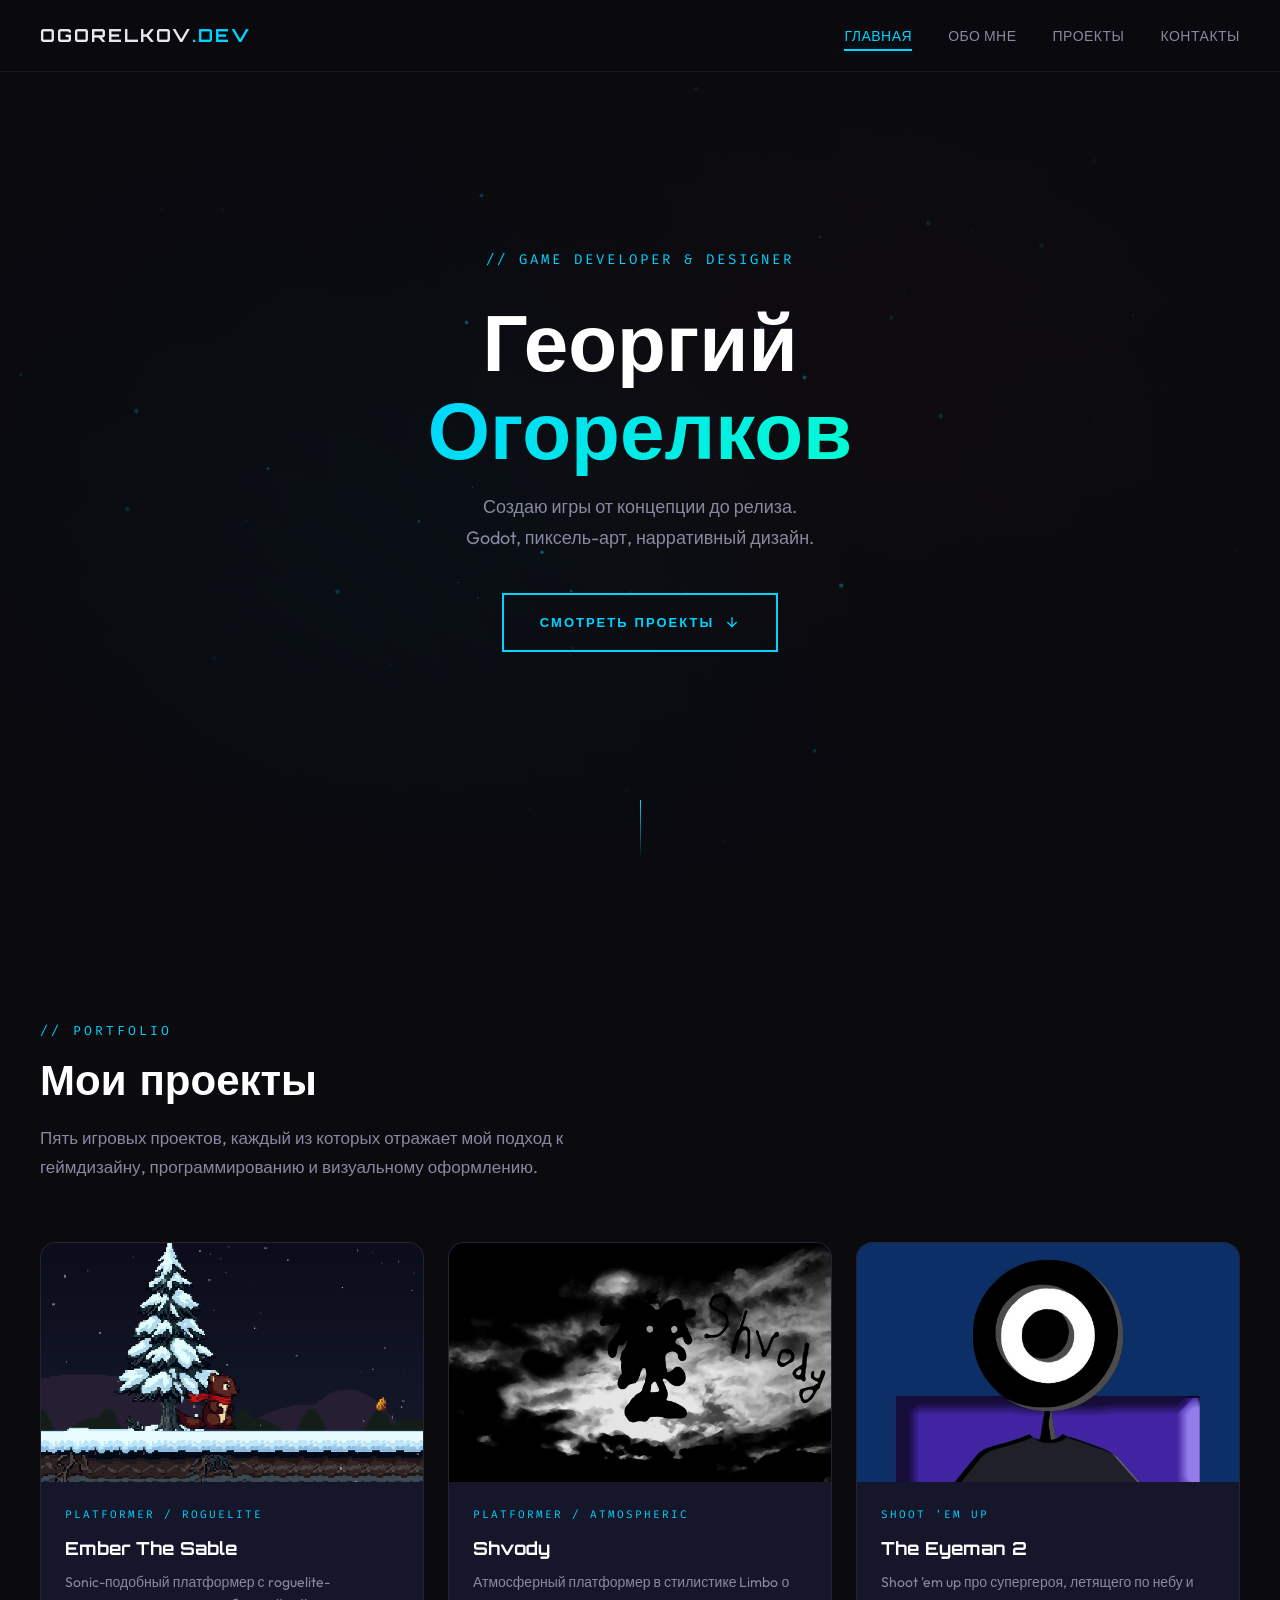
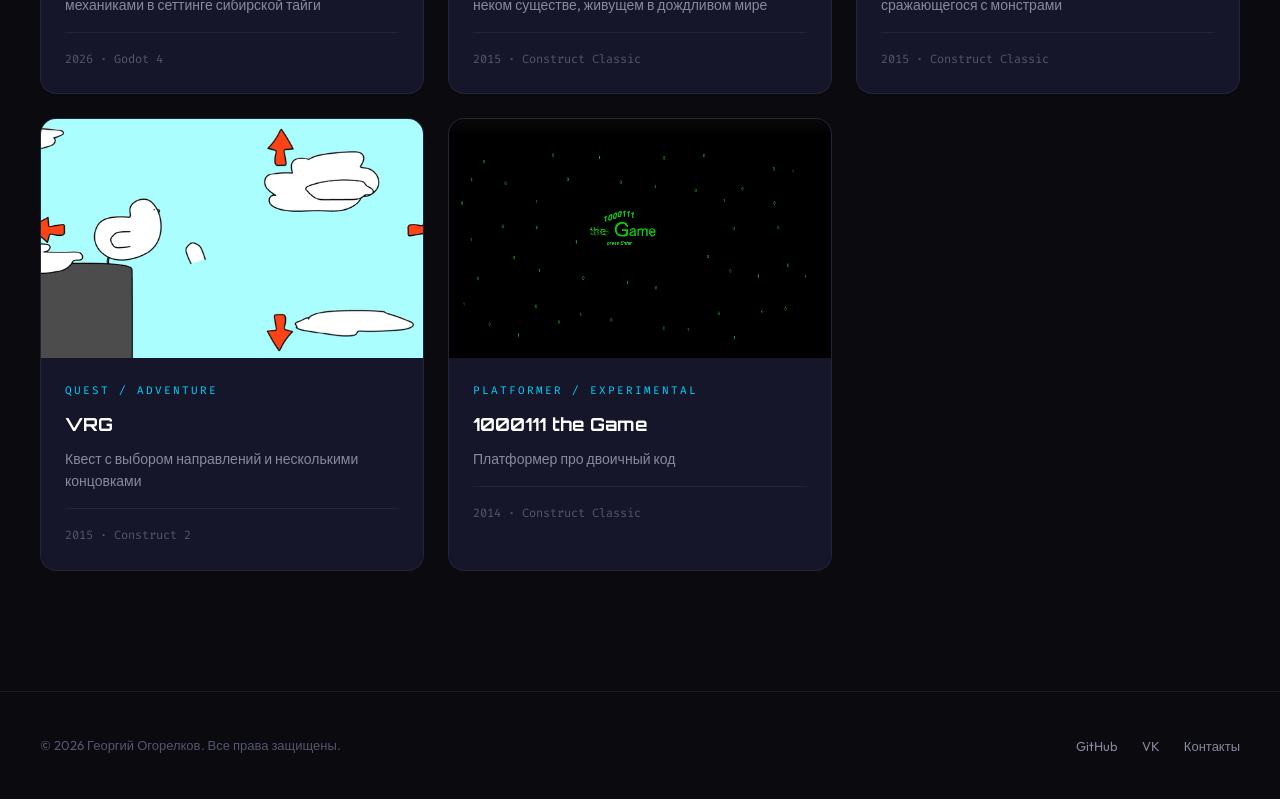
<file: index.html>
<!DOCTYPE html>
<html lang="ru">
<head>
  <meta charset="UTF-8">
  <meta name="viewport" content="width=device-width, initial-scale=1.0">
  <title>Георгий Огорелков — Game Developer</title>
  <link rel="stylesheet" href="css/style.css">
</head>
<body>

  <nav class="nav">
    <div class="nav-inner">
      <a href="index.html" class="nav-logo">Ogorelkov<span>.dev</span></a>
      <ul class="nav-links">
        <li><a href="index.html">Главная</a></li>
        <li><a href="about.html">Обо мне</a></li>
        <li><a href="index.html#projects">Проекты</a></li>
        <li><a href="contacts.html">Контакты</a></li>
      </ul>
      <div class="nav-burger">
        <span></span><span></span><span></span>
      </div>
    </div>
  </nav>

  <section class="hero">
    <canvas class="hero-canvas" id="heroCanvas"></canvas>
    <div class="hero-gradient"></div>
    <div class="hero-content">
      <p class="hero-tag">// game developer & designer</p>
      <h1 class="hero-title">Георгий<br><span class="highlight">Огорелков</span></h1>
      <p class="hero-sub">Создаю игры от концепции до релиза. <br> Godot, пиксель-арт, нарративный дизайн.</p>
      <a href="#projects" class="hero-btn">
        Смотреть проекты
        <svg viewBox="0 0 24 24" fill="none" stroke="currentColor" stroke-width="2"><path d="M12 5v14M19 12l-7 7-7-7"/></svg>
      </a>
    </div>
    <div class="hero-scroll">
      <div class="hero-scroll-line"></div>
    </div>
  </section>

  <section class="section" id="projects">
    <div class="section-inner">
      <p class="section-tag reveal">// portfolio</p>
      <h2 class="section-title reveal">Мои проекты</h2>
      <p class="section-desc reveal">Пять игровых проектов, каждый из которых отражает мой подход к геймдизайну, программированию и визуальному оформлению.</p>

      <div class="projects-grid">
        <a href="project1.html" class="project-card reveal">
          <div class="project-card-img"><img src="img/ember-cover.png" alt="Ember The Sable" style="width:100%;height:100%;object-fit:cover;"><div class="overlay"></div></div>
          <div class="project-card-body">
            <p class="project-card-genre">Platformer / Roguelite</p>
            <h3 class="project-card-title">Ember The Sable</h3>
            <p class="project-card-desc">Sonic-подобный платформер с roguelite-механиками в сеттинге сибирской тайги</p>
            <p class="project-card-year">2026 · Godot 4</p>
          </div>
        </a>
        <a href="project2.html" class="project-card reveal">
          <div class="project-card-img"><img src="img/shvody-cover.png" alt="Shvody" style="width:100%;height:100%;object-fit:cover;"><div class="overlay"></div></div>
          <div class="project-card-body">
            <p class="project-card-genre">Platformer / Atmospheric</p>
            <h3 class="project-card-title">Shvody</h3>
            <p class="project-card-desc">Атмосферный платформер в стилистике Limbo о неком существе, живущем в дождливом мире</p>
            <p class="project-card-year">2015 · Construct Classic</p>
          </div>
        </a>
        <a href="project3.html" class="project-card reveal">
          <div class="project-card-img"><img src="img/eyeman-cover.png" alt="The Eyeman 2" style="width:100%;height:100%;object-fit:cover;"><div class="overlay"></div></div>
          <div class="project-card-body">
            <p class="project-card-genre">Shoot 'em up</p>
            <h3 class="project-card-title">The Eyeman 2</h3>
            <p class="project-card-desc">Shoot 'em up про супергероя, летящего по небу и сражающегося с монстрами</p>
            <p class="project-card-year">2015 · Construct Classic</p>
          </div>
        </a>
        <a href="project4.html" class="project-card reveal">
          <div class="project-card-img"><img src="img/vrg-cover.png" alt="VRG" style="width:100%;height:100%;object-fit:cover;"><div class="overlay"></div></div>
          <div class="project-card-body">
            <p class="project-card-genre">Quest / Adventure</p>
            <h3 class="project-card-title">VRG</h3>
            <p class="project-card-desc">Квест с выбором направлений и несколькими концовками</p>
            <p class="project-card-year">2015 · Construct 2</p>
          </div>
        </a>
        <a href="project5.html" class="project-card reveal">
          <div class="project-card-img"><img src="img/1000111-cover.png" alt="1000111 the Game" style="width:100%;height:100%;object-fit:cover;"><div class="overlay"></div></div>
          <div class="project-card-body">
            <p class="project-card-genre">Platformer / Experimental</p>
            <h3 class="project-card-title">1000111 the Game</h3>
            <p class="project-card-desc">Платформер про двоичный код</p>
            <p class="project-card-year">2014 · Construct Classic</p>
          </div>
        </a>
      </div>
    </div>
  </section>

  <footer class="footer">
    <div class="footer-inner">
      <p class="footer-copy">© 2026 Георгий Огорелков. Все права защищены.</p>
      <ul class="footer-links">
        <li><a href="https://github.com/DynamiteNonsense/" target="_blank">GitHub</a></li>
        <li><a href="https://vk.com/dynamitenonsense" target="_blank">VK</a></li>
        <li><a href="contacts.html">Контакты</a></li>
      </ul>
    </div>
  </footer>

  <button class="back-to-top" title="Наверх">↑</button>

  <script src="js/main.js"></script>
</body>
</html>
</file>
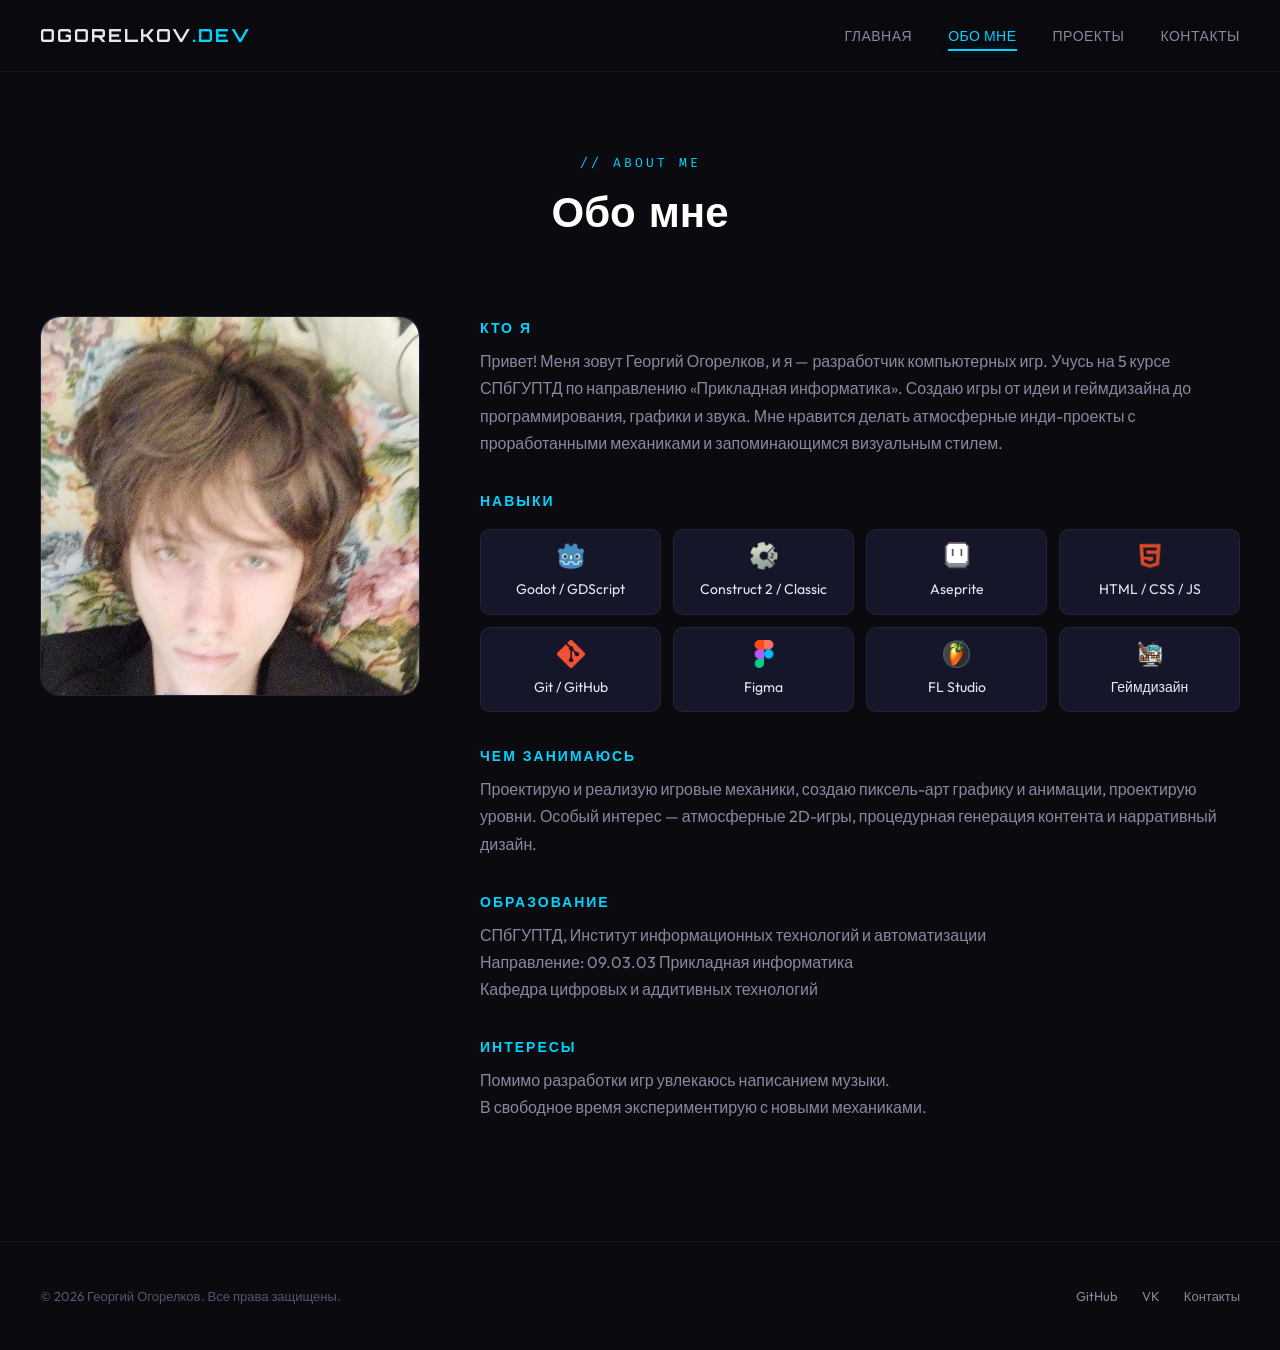
<file: about.html>
<!DOCTYPE html>
<html lang="ru">
<head>
  <meta charset="UTF-8">
  <meta name="viewport" content="width=device-width, initial-scale=1.0">
  <title>Обо мне — Георгий Огорелков</title>
  <link rel="stylesheet" href="css/style.css">
</head>
<body>

  <nav class="nav">
    <div class="nav-inner">
      <a href="index.html" class="nav-logo">Ogorelkov<span>.dev</span></a>
      <ul class="nav-links">
        <li><a href="index.html">Главная</a></li>
        <li><a href="about.html">Обо мне</a></li>
        <li><a href="index.html#projects">Проекты</a></li>
        <li><a href="contacts.html">Контакты</a></li>
      </ul>
      <div class="nav-burger"><span></span><span></span><span></span></div>
    </div>
  </nav>

  <div class="page-header">
    <div class="section-inner" style="max-width: var(--max-width); margin: 0 auto; padding: 0 32px;">
      <p class="section-tag">// about me</p>
      <h1 class="section-title">Обо мне</h1>
    </div>
  </div>

  <section class="section" style="padding-top: 0;">
    <div class="section-inner">
      <div class="about-grid">

        <div>
          <div class="about-photo reveal">
             <img src="img/avatar.png" alt="Георгий Огорелков" style="width:100%;height:100%;object-fit:cover;border-radius:20px;">
          </div>
        </div>

        <div class="about-bio">
          <h3>Кто я</h3>
          <p class="reveal">Привет! Меня зовут Георгий Огорелков, и я — разработчик компьютерных игр. Учусь на 5 курсе СПбГУПТД по направлению «Прикладная информатика». Создаю игры от идеи и геймдизайна до программирования, графики и звука. Мне нравится делать атмосферные инди-проекты с проработанными механиками и запоминающимся визуальным стилем.</p>

          <h3>Навыки</h3>
          <div class="skills-grid reveal">
            <div class="skill-tag"><img src="icon/godot.png" alt="Godot" class="skill-icon">Godot / GDScript</div>
            <div class="skill-tag"><img src="icon/construct.png" alt="Construct" class="skill-icon">Construct 2 / Classic</div>
            <div class="skill-tag"><img src="icon/aseprite.png" alt="Aseprite" class="skill-icon">Aseprite</div>
            <div class="skill-tag"><img src="icon/html.png" alt="HTML/CSS/JS" class="skill-icon">HTML / CSS / JS</div>
            <div class="skill-tag"><img src="icon/git.png" alt="Git" class="skill-icon">Git / GitHub</div>
            <div class="skill-tag"><img src="icon/figma.png" alt="Figma" class="skill-icon">Figma</div>
            <div class="skill-tag"><img src="icon/flstudio.png" alt="FL Studio" class="skill-icon">FL Studio</div>
            <div class="skill-tag"><img src="icon/gamedesign.png" alt="Геймдизайн" class="skill-icon">Геймдизайн</div>
          </div>

          <h3>Чем занимаюсь</h3>
          <p class="reveal">Проектирую и реализую игровые механики, создаю пиксель-арт графику и анимации, проектирую уровни. Особый интерес — атмосферные 2D-игры, процедурная генерация контента и нарративный дизайн.</p>

          <h3>Образование</h3>
          <p class="reveal">СПбГУПТД, Институт информационных технологий и автоматизации<br>
          Направление: 09.03.03 Прикладная информатика<br>
          Кафедра цифровых и аддитивных технологий</p>

          <h3>Интересы</h3>
          <p class="reveal">Помимо разработки игр увлекаюсь написанием музыки. <br>В свободное время экспериментирую с новыми механиками.</p>
        </div>

      </div>
    </div>
  </section>

  <footer class="footer">
    <div class="footer-inner">
      <p class="footer-copy">© 2026 Георгий Огорелков. Все права защищены.</p>
      <ul class="footer-links">
        <li><a href="https://github.com/DynamiteNonsense/" target="_blank">GitHub</a></li>
        <li><a href="https://vk.com/dynamitenonsense" target="_blank">VK</a></li>
        <li><a href="contacts.html">Контакты</a></li>
      </ul>
    </div>
  </footer>

  <button class="back-to-top" title="Наверх">↑</button>
  <script src="js/main.js"></script>
</body>
</html>
</file>
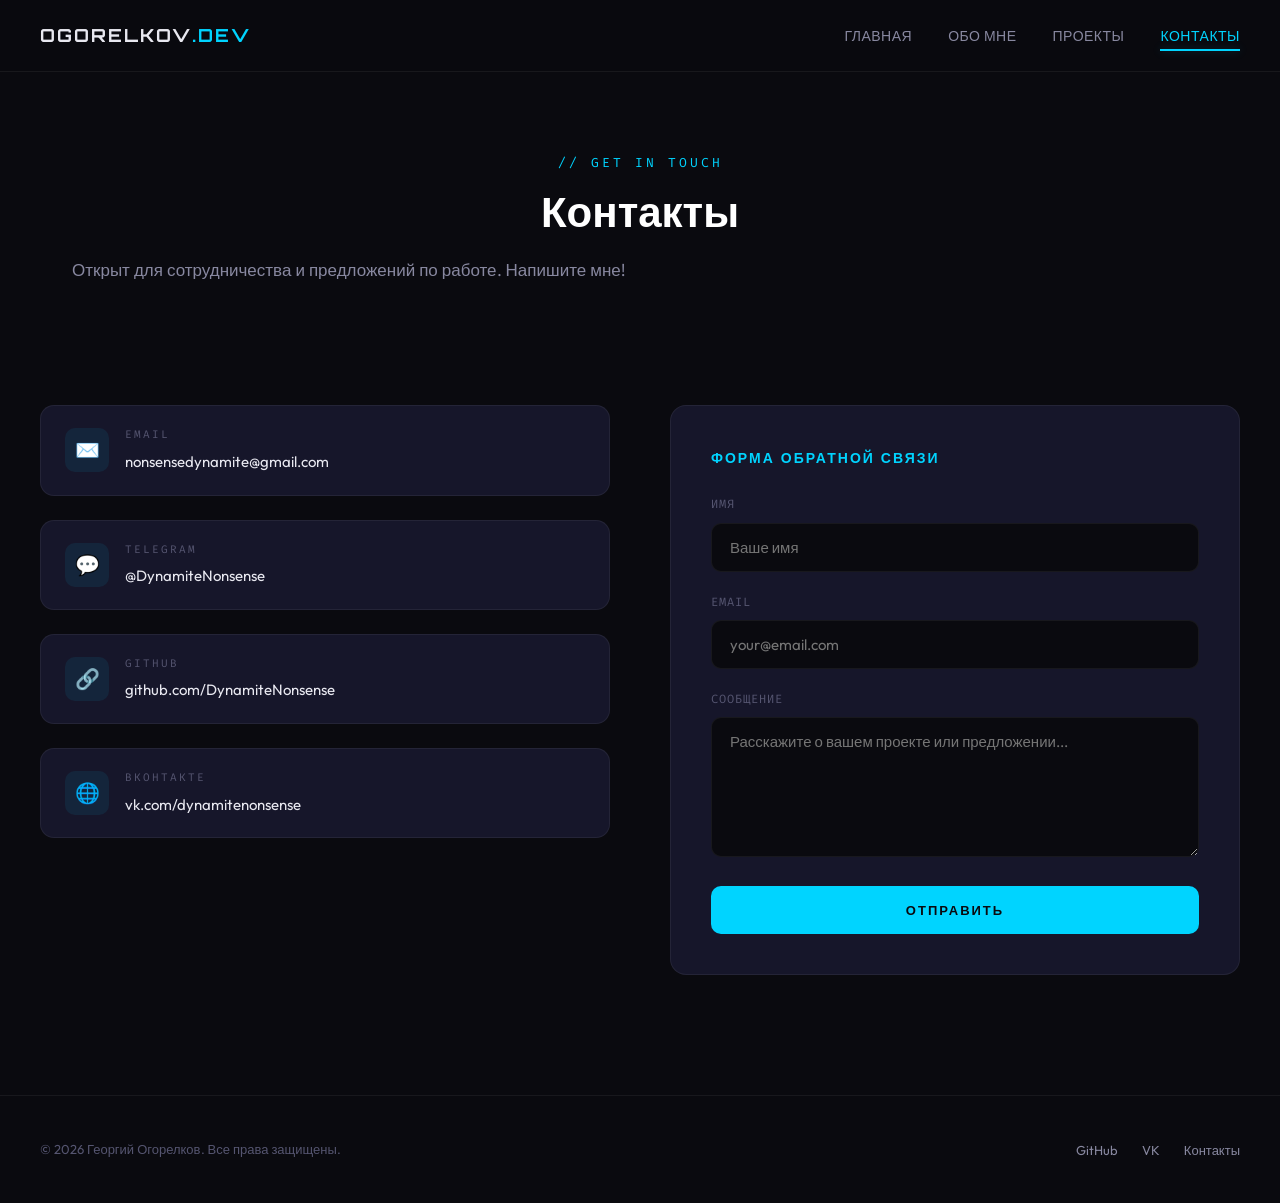
<file: contacts.html>
<!DOCTYPE html>
<html lang="ru">
<head>
  <meta charset="UTF-8">
  <meta name="viewport" content="width=device-width, initial-scale=1.0">
  <title>Контакты — Георгий Огорелков</title>
  <link rel="stylesheet" href="css/style.css">
</head>
<body>

  <nav class="nav">
    <div class="nav-inner">
      <a href="index.html" class="nav-logo">Ogorelkov<span>.dev</span></a>
      <ul class="nav-links">
        <li><a href="index.html">Главная</a></li>
        <li><a href="about.html">Обо мне</a></li>
        <li><a href="index.html#projects">Проекты</a></li>
        <li><a href="contacts.html">Контакты</a></li>
      </ul>
      <div class="nav-burger"><span></span><span></span><span></span></div>
    </div>
  </nav>

  <div class="page-header">
    <div class="section-inner" style="max-width: var(--max-width); margin: 0 auto; padding: 0 32px;">
      <p class="section-tag">// get in touch</p>
      <h1 class="section-title">Контакты</h1>
      <p class="section-desc" style="text-align: start;">Открыт для сотрудничества и предложений по работе. Напишите мне!</p>
    </div>
  </div>

  <section class="section" style="padding-top: 0;">
    <div class="section-inner">
      <div class="contacts-grid">

        <div>
          <ul class="contact-links">
            <li class="reveal">
              <a href="mailto:nonsensedynamite@gmail.com">
                <div class="link-icon">✉️</div>
                <div>
                  <p class="link-label">Email</p>
                  <p class="link-value">nonsensedynamite@gmail.com</p>
                </div>
              </a>
            </li>
            <li class="reveal">
              <a href="https://t.me/DynamiteNonsense" target="_blank">
                <div class="link-icon">💬</div>
                <div>
                  <p class="link-label">Telegram</p>
                  <p class="link-value">@DynamiteNonsense</p>
                </div>
              </a>
            </li>
            <li class="reveal">
              <a href="https://github.com/DynamiteNonsense/" target="_blank">
                <div class="link-icon">🔗</div>
                <div>
                  <p class="link-label">GitHub</p>
                  <p class="link-value">github.com/DynamiteNonsense</p>
                </div>
              </a>
            </li>
            <li class="reveal">
              <a href="https://vk.com/dynamitenonsense" target="_blank">
                <div class="link-icon">🌐</div>
                <div>
                  <p class="link-label">ВКонтакте</p>
                  <p class="link-value">vk.com/dynamitenonsense</p>
                </div>
              </a>
            </li>
          </ul>
        </div>

        <div class="reveal">
          <form class="contact-form" id="contactForm">
            <h3>Форма обратной связи</h3>
            <div class="form-group">
              <label for="name">Имя</label>
              <input type="text" id="name" placeholder="Ваше имя" required>
            </div>
            <div class="form-group">
              <label for="email">Email</label>
              <input type="email" id="email" placeholder="your@email.com" required>
            </div>
            <div class="form-group">
              <label for="message">Сообщение</label>
              <textarea id="message" placeholder="Расскажите о вашем проекте или предложении..." required></textarea>
            </div>
            <button type="submit" class="form-btn">Отправить</button>
          </form>
        </div>

      </div>
    </div>
  </section>

  <footer class="footer">
    <div class="footer-inner">
      <p class="footer-copy">© 2026 Георгий Огорелков. Все права защищены.</p>
      <ul class="footer-links">
        <li><a href="https://github.com/DynamiteNonsense/" target="_blank">GitHub</a></li>
        <li><a href="https://vk.com/dynamitenonsense" target="_blank">VK</a></li>
        <li><a href="contacts.html">Контакты</a></li>
      </ul>
    </div>
  </footer>

  <button class="back-to-top" title="Наверх">↑</button>
  <script src="js/main.js"></script>
</body>
</html>
</file>
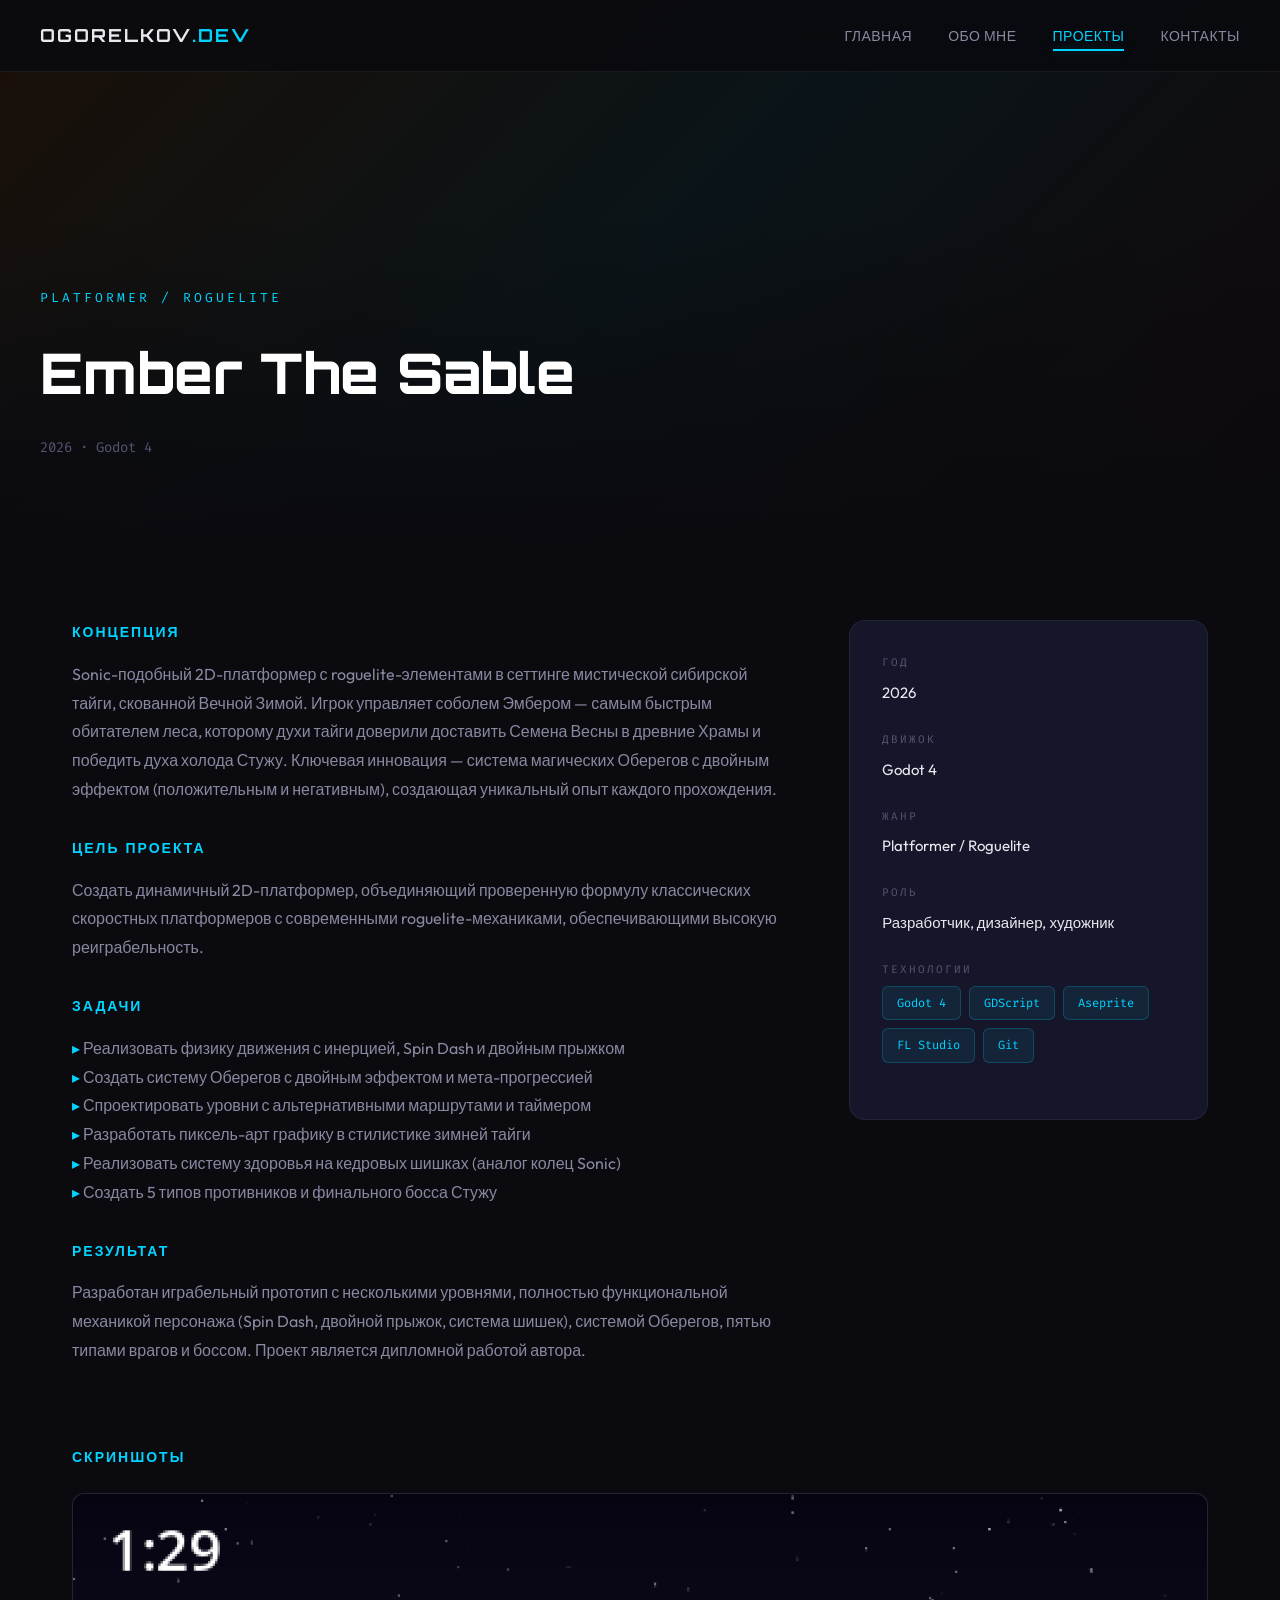
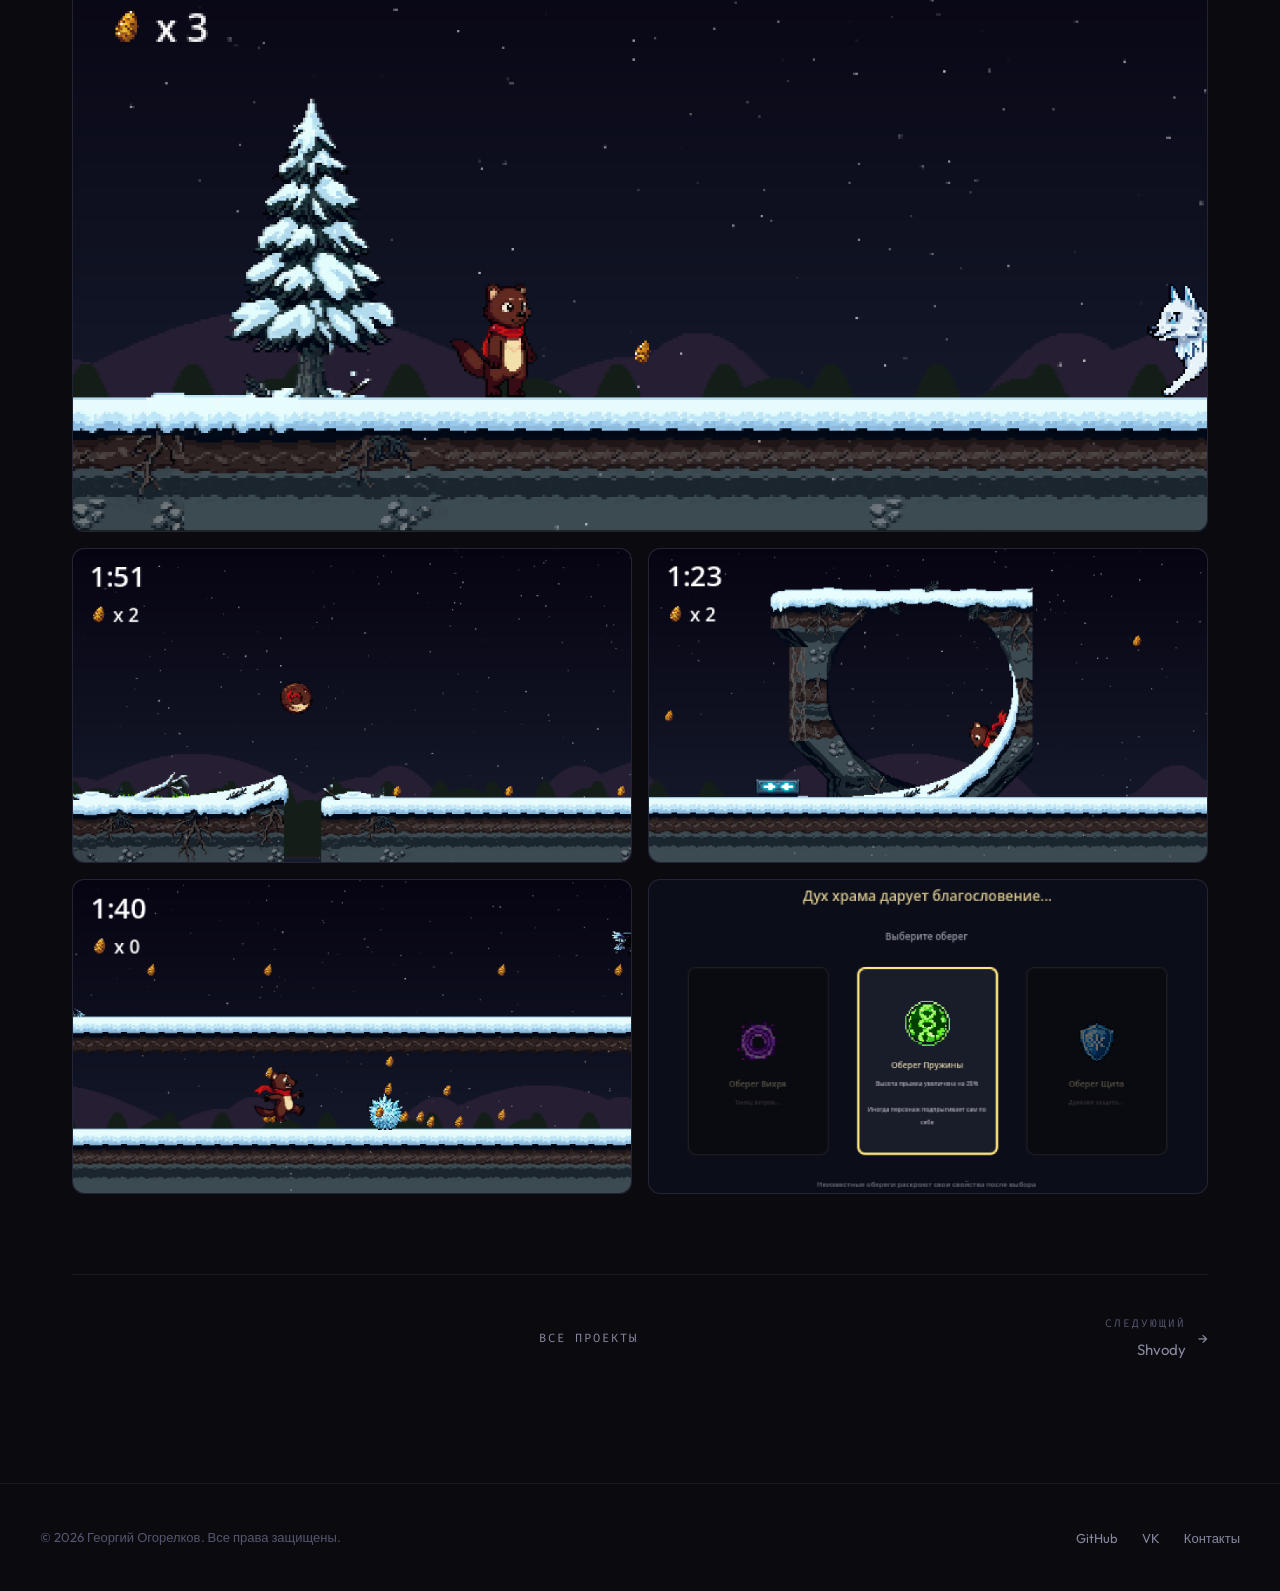
<file: project1.html>
<!DOCTYPE html>
<html lang="ru">
<head>
  <meta charset="UTF-8">
  <meta name="viewport" content="width=device-width, initial-scale=1.0">
  <title>Ember The Sable — Георгий Огорелков</title>
  <link rel="stylesheet" href="css/style.css">
</head>
<body>

  <nav class="nav">
    <div class="nav-inner">
      <a href="index.html" class="nav-logo">Ogorelkov<span>.dev</span></a>
      <ul class="nav-links">
        <li><a href="index.html">Главная</a></li>
        <li><a href="about.html">Обо мне</a></li>
        <li><a href="index.html#projects">Проекты</a></li>
        <li><a href="contacts.html">Контакты</a></li>
      </ul>
      <div class="nav-burger"><span></span><span></span><span></span></div>
    </div>
  </nav>

  <section class="project-hero">
    <div class="project-hero-bg" style="background: linear-gradient(135deg, #1a0f08, #0a1418, #12080a);"></div>
    <div class="project-hero-content">
      <p class="project-hero-genre">Platformer / Roguelite</p>
      <h1 class="project-hero-title">Ember The Sable</h1>
      <p class="project-hero-year">2026 · Godot 4</p>
    </div>
  </section>

  <div class="project-content">
    <div class="project-info-grid">
      <div>
        <h3>Концепция</h3>
        <p class="reveal">Sonic-подобный 2D-платформер с roguelite-элементами в сеттинге мистической сибирской тайги, скованной Вечной Зимой. Игрок управляет соболем Эмбером — самым быстрым обитателем леса, которому духи тайги доверили доставить Семена Весны в древние Храмы и победить духа холода Стужу. Ключевая инновация — система магических Оберегов с двойным эффектом (положительным и негативным), создающая уникальный опыт каждого прохождения.</p>
        <h3 style="margin-top:32px;">Цель проекта</h3>
        <p class="reveal">Создать динамичный 2D-платформер, объединяющий проверенную формулу классических скоростных платформеров с современными roguelite-механиками, обеспечивающими высокую реиграбельность.</p>
        <h3 style="margin-top:32px;">Задачи</h3>
        <ul class="reveal">
          <li>Реализовать физику движения с инерцией, Spin Dash и двойным прыжком</li>
          <li>Создать систему Оберегов с двойным эффектом и мета-прогрессией</li>
          <li>Спроектировать уровни с альтернативными маршрутами и таймером</li>
          <li>Разработать пиксель-арт графику в стилистике зимней тайги</li>
          <li>Реализовать систему здоровья на кедровых шишках (аналог колец Sonic)</li>
          <li>Создать 5 типов противников и финального босса Стужу</li>
        </ul>
        <h3 style="margin-top:32px;">Результат</h3>
        <p class="reveal">Разработан играбельный прототип с несколькими уровнями, полностью функциональной механикой персонажа (Spin Dash, двойной прыжок, система шишек), системой Оберегов, пятью типами врагов и боссом. Проект является дипломной работой автора.</p>
      </div>
      <div class="project-sidebar reveal">
        <div class="meta-item"><p class="meta-label">Год</p><p class="meta-value">2026</p></div>
        <div class="meta-item"><p class="meta-label">Движок</p><p class="meta-value">Godot 4</p></div>
        <div class="meta-item"><p class="meta-label">Жанр</p><p class="meta-value">Platformer / Roguelite</p></div>
        <div class="meta-item"><p class="meta-label">Роль</p><p class="meta-value">Разработчик, дизайнер, художник</p></div>
        <div class="meta-item">
          <p class="meta-label">Технологии</p>
          <div class="tech-tags">
            <span class="tech-tag">Godot 4</span>
            <span class="tech-tag">GDScript</span>
            <span class="tech-tag">Aseprite</span>
            <span class="tech-tag">FL Studio</span>
            <span class="tech-tag">Git</span>
          </div>
        </div>
      </div>
    </div>

    <div class="gallery reveal">
      <h3>Скриншоты</h3>
      <div class="gallery-grid">
        <div class="img-placeholder wide"><img src="img/ember-01.png" alt="Скриншот игры Ember The Sable №1" style="width:100%;height:100%;object-fit:cover;border-radius:12px;"></div>
        <div class="img-placeholder"><img src="img/ember-02.png" alt="Скриншот игры Ember The Sable №2" style="width:100%;height:100%;object-fit:cover;border-radius:12px;"></div>
        <div class="img-placeholder"><img src="img/ember-03.png" alt="Скриншот игры Ember The Sable №3" style="width:100%;height:100%;object-fit:cover;border-radius:12px;"></div>
        <div class="img-placeholder"><img src="img/ember-04.png" alt="Скриншот игры Ember The Sable №4" style="width:100%;height:100%;object-fit:cover;border-radius:12px;"></div>
        <div class="img-placeholder"><img src="img/ember-05.png" alt="Скриншот игры Ember The Sable №5" style="width:100%;height:100%;object-fit:cover;border-radius:12px;"></div>
      </div>
    </div>

    <nav class="project-nav">
      <span></span>
      <a href="index.html#projects" style="font-family:var(--font-mono);font-size:12px;letter-spacing:2px;text-transform:uppercase;">Все проекты</a>
      <a href="project2.html" style="text-align:right;"><div><span class="label">Следующий</span>Shvody</div><span>→</span></a>
    </nav>
  </div>

  <footer class="footer">
    <div class="footer-inner">
      <p class="footer-copy">© 2026 Георгий Огорелков. Все права защищены.</p>
      <ul class="footer-links">
        <li><a href="https://github.com/DynamiteNonsense/" target="_blank">GitHub</a></li>
        <li><a href="https://vk.com/dynamitenonsense" target="_blank">VK</a></li>
        <li><a href="contacts.html">Контакты</a></li>
      </ul>
    </div>
  </footer>

  <button class="back-to-top" title="Наверх">↑</button>
  <script src="js/main.js"></script>
</body>
</html>
</file>
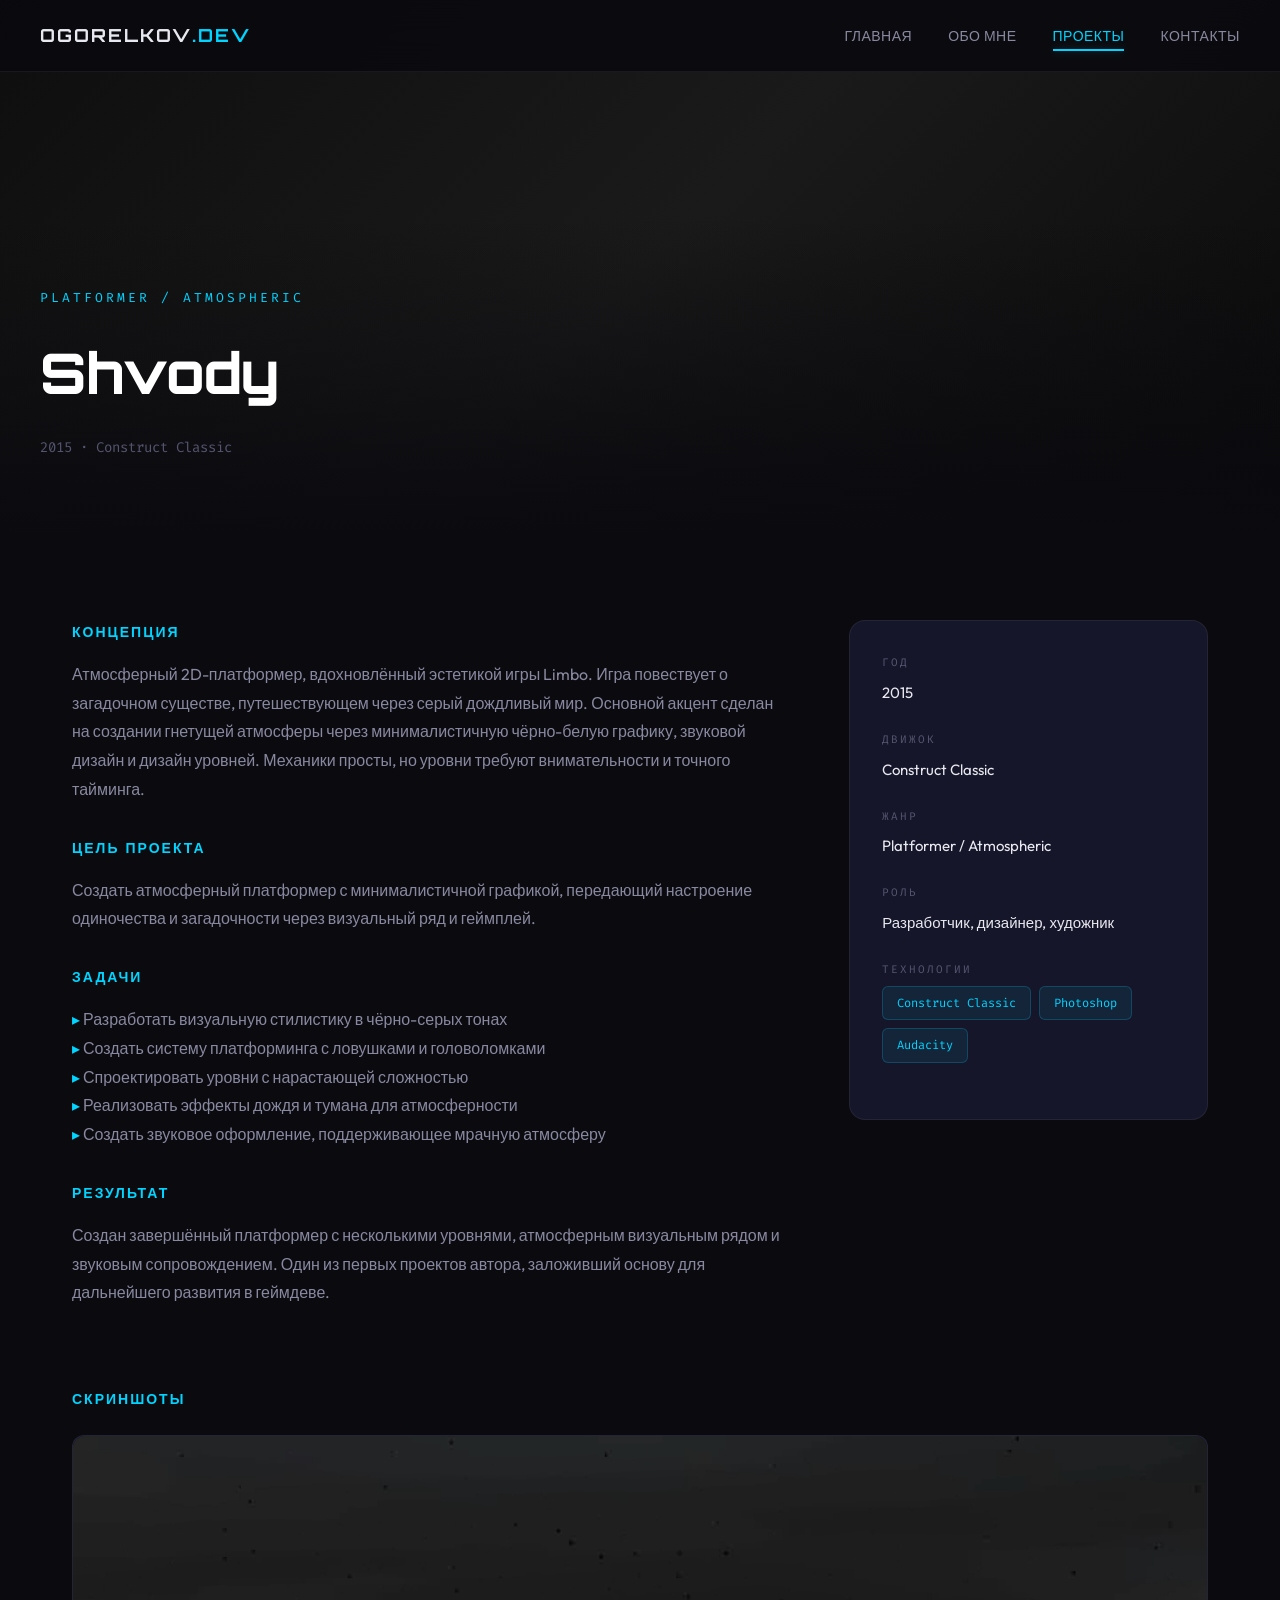
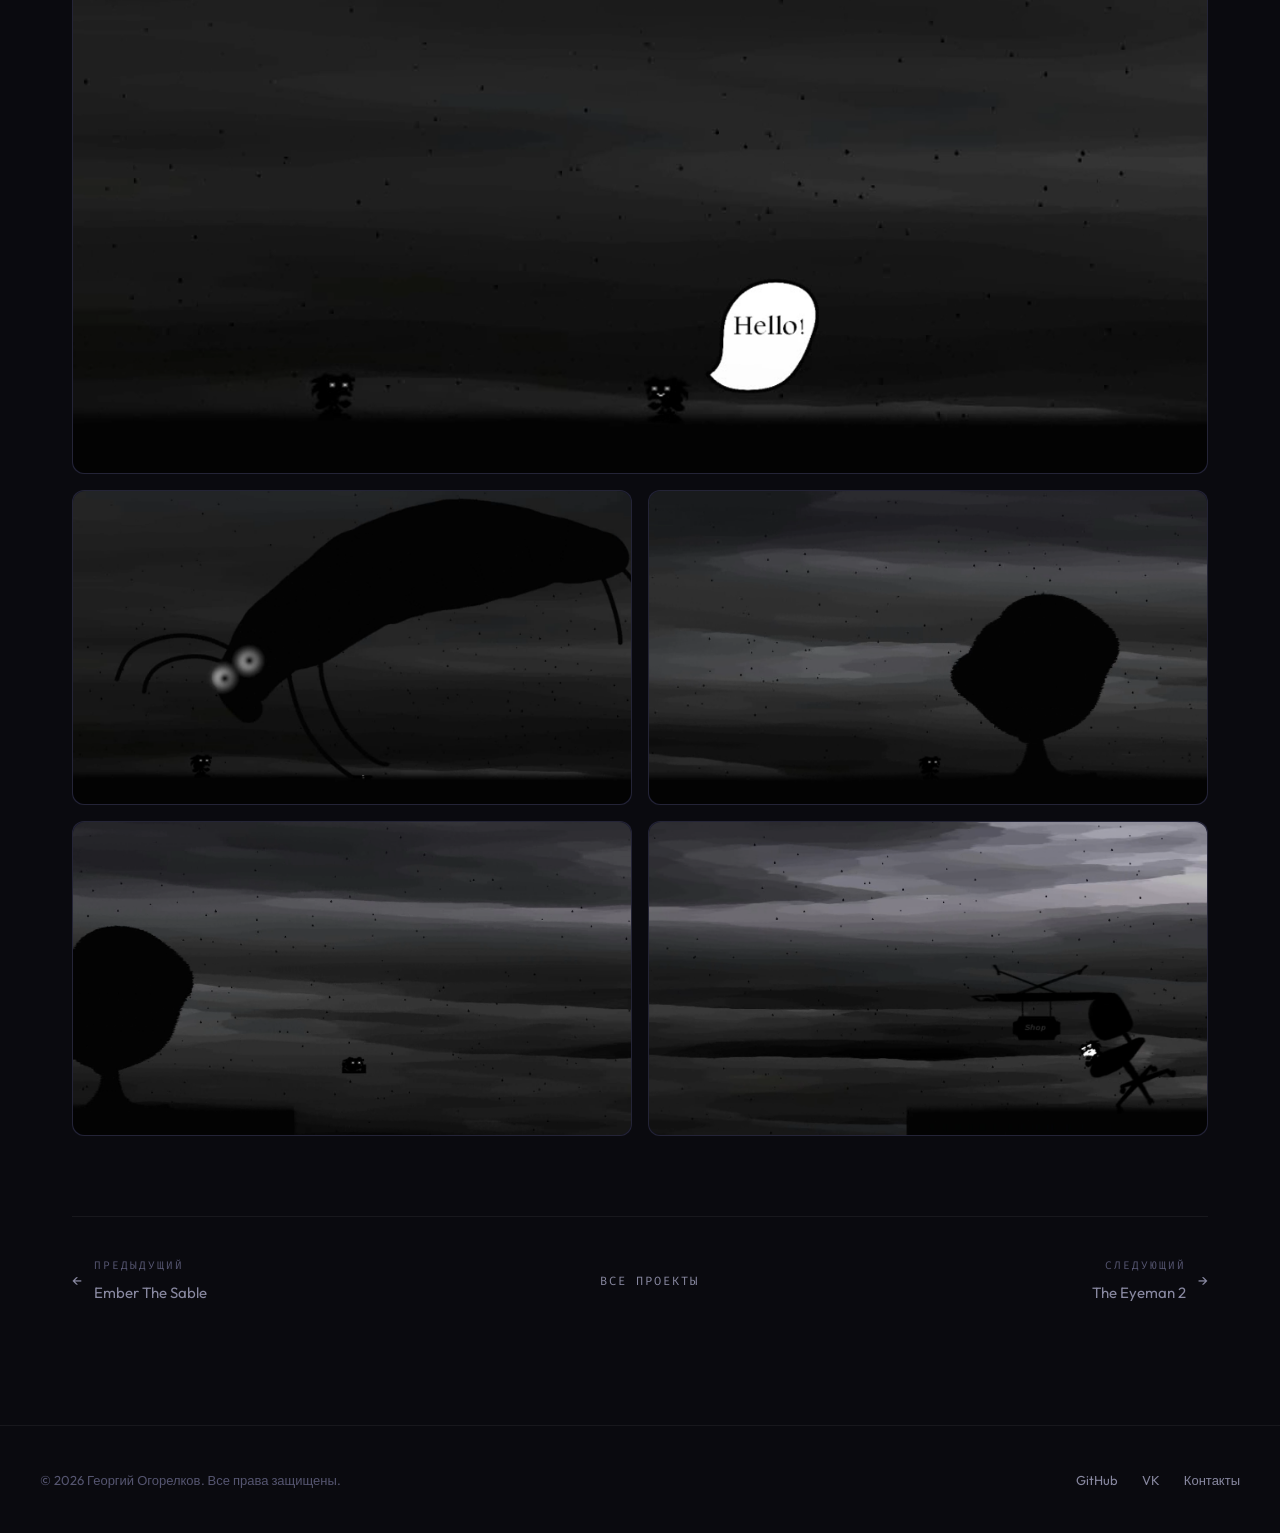
<file: project2.html>
<!DOCTYPE html>
<html lang="ru">
<head>
  <meta charset="UTF-8">
  <meta name="viewport" content="width=device-width, initial-scale=1.0">
  <title>Shvody — Георгий Огорелков</title>
  <link rel="stylesheet" href="css/style.css">
</head>
<body>

  <nav class="nav">
    <div class="nav-inner">
      <a href="index.html" class="nav-logo">Ogorelkov<span>.dev</span></a>
      <ul class="nav-links">
        <li><a href="index.html">Главная</a></li>
        <li><a href="about.html">Обо мне</a></li>
        <li><a href="index.html#projects">Проекты</a></li>
        <li><a href="contacts.html">Контакты</a></li>
      </ul>
      <div class="nav-burger"><span></span><span></span><span></span></div>
    </div>
  </nav>

  <section class="project-hero">
    <div class="project-hero-bg" style="background: linear-gradient(135deg, #0e0e0e, #1a1a1a, #0a0a0a);"></div>
    <div class="project-hero-content">
      <p class="project-hero-genre">Platformer / Atmospheric</p>
      <h1 class="project-hero-title">Shvody</h1>
      <p class="project-hero-year">2015 · Construct Classic</p>
    </div>
  </section>

  <div class="project-content">
    <div class="project-info-grid">
      <div>
        <h3>Концепция</h3>
        <p class="reveal">Атмосферный 2D-платформер, вдохновлённый эстетикой игры Limbo. Игра повествует о загадочном существе, путешествующем через серый дождливый мир. Основной акцент сделан на создании гнетущей атмосферы через минималистичную чёрно-белую графику, звуковой дизайн и дизайн уровней. Механики просты, но уровни требуют внимательности и точного тайминга.</p>
        <h3 style="margin-top:32px;">Цель проекта</h3>
        <p class="reveal">Создать атмосферный платформер с минималистичной графикой, передающий настроение одиночества и загадочности через визуальный ряд и геймплей.</p>
        <h3 style="margin-top:32px;">Задачи</h3>
        <ul class="reveal">
          <li>Разработать визуальную стилистику в чёрно-серых тонах</li>
          <li>Создать систему платформинга с ловушками и головоломками</li>
          <li>Спроектировать уровни с нарастающей сложностью</li>
          <li>Реализовать эффекты дождя и тумана для атмосферности</li>
          <li>Создать звуковое оформление, поддерживающее мрачную атмосферу</li>
        </ul>
        <h3 style="margin-top:32px;">Результат</h3>
        <p class="reveal">Создан завершённый платформер с несколькими уровнями, атмосферным визуальным рядом и звуковым сопровождением. Один из первых проектов автора, заложивший основу для дальнейшего развития в геймдеве.</p>
      </div>
      <div class="project-sidebar reveal">
        <div class="meta-item"><p class="meta-label">Год</p><p class="meta-value">2015</p></div>
        <div class="meta-item"><p class="meta-label">Движок</p><p class="meta-value">Construct Classic</p></div>
        <div class="meta-item"><p class="meta-label">Жанр</p><p class="meta-value">Platformer / Atmospheric</p></div>
        <div class="meta-item"><p class="meta-label">Роль</p><p class="meta-value">Разработчик, дизайнер, художник</p></div>
        <div class="meta-item">
          <p class="meta-label">Технологии</p>
          <div class="tech-tags">
            <span class="tech-tag">Construct Classic</span>
            <span class="tech-tag">Photoshop</span>
            <span class="tech-tag">Audacity</span>
          </div>
        </div>
      </div>
    </div>

    <div class="gallery reveal">
      <h3>Скриншоты</h3>
      <div class="gallery-grid">
        <div class="img-placeholder wide"><img src="img/shvody-01.png" alt="Скриншот игры Shvody №1" style="width:100%;height:100%;object-fit:cover;border-radius:12px;"></div>
        <div class="img-placeholder"><img src="img/shvody-02.png" alt="Скриншот игры Shvody №2" style="width:100%;height:100%;object-fit:cover;border-radius:12px;"></div>
        <div class="img-placeholder"><img src="img/shvody-03.png" alt="Скриншот игры Shvody №3" style="width:100%;height:100%;object-fit:cover;border-radius:12px;"></div>
        <div class="img-placeholder"><img src="img/shvody-04.png" alt="Скриншот игры Shvody №4" style="width:100%;height:100%;object-fit:cover;border-radius:12px;"></div>
        <div class="img-placeholder"><img src="img/shvody-05.png" alt="Скриншот игры Shvody №5" style="width:100%;height:100%;object-fit:cover;border-radius:12px;"></div>
      </div>
    </div>

    <nav class="project-nav">
      <a href="project1.html"><span>←</span><div><span class="label">Предыдущий</span>Ember The Sable</div></a>
      <a href="index.html#projects" style="font-family:var(--font-mono);font-size:12px;letter-spacing:2px;text-transform:uppercase;">Все проекты</a>
      <a href="project3.html" style="text-align:right;"><div><span class="label">Следующий</span>The Eyeman 2</div><span>→</span></a>
    </nav>
  </div>

  <footer class="footer">
    <div class="footer-inner">
      <p class="footer-copy">© 2026 Георгий Огорелков. Все права защищены.</p>
      <ul class="footer-links">
        <li><a href="https://github.com/DynamiteNonsense/" target="_blank">GitHub</a></li>
        <li><a href="https://vk.com/dynamitenonsense" target="_blank">VK</a></li>
        <li><a href="contacts.html">Контакты</a></li>
      </ul>
    </div>
  </footer>

  <button class="back-to-top" title="Наверх">↑</button>
  <script src="js/main.js"></script>
</body>
</html>
</file>
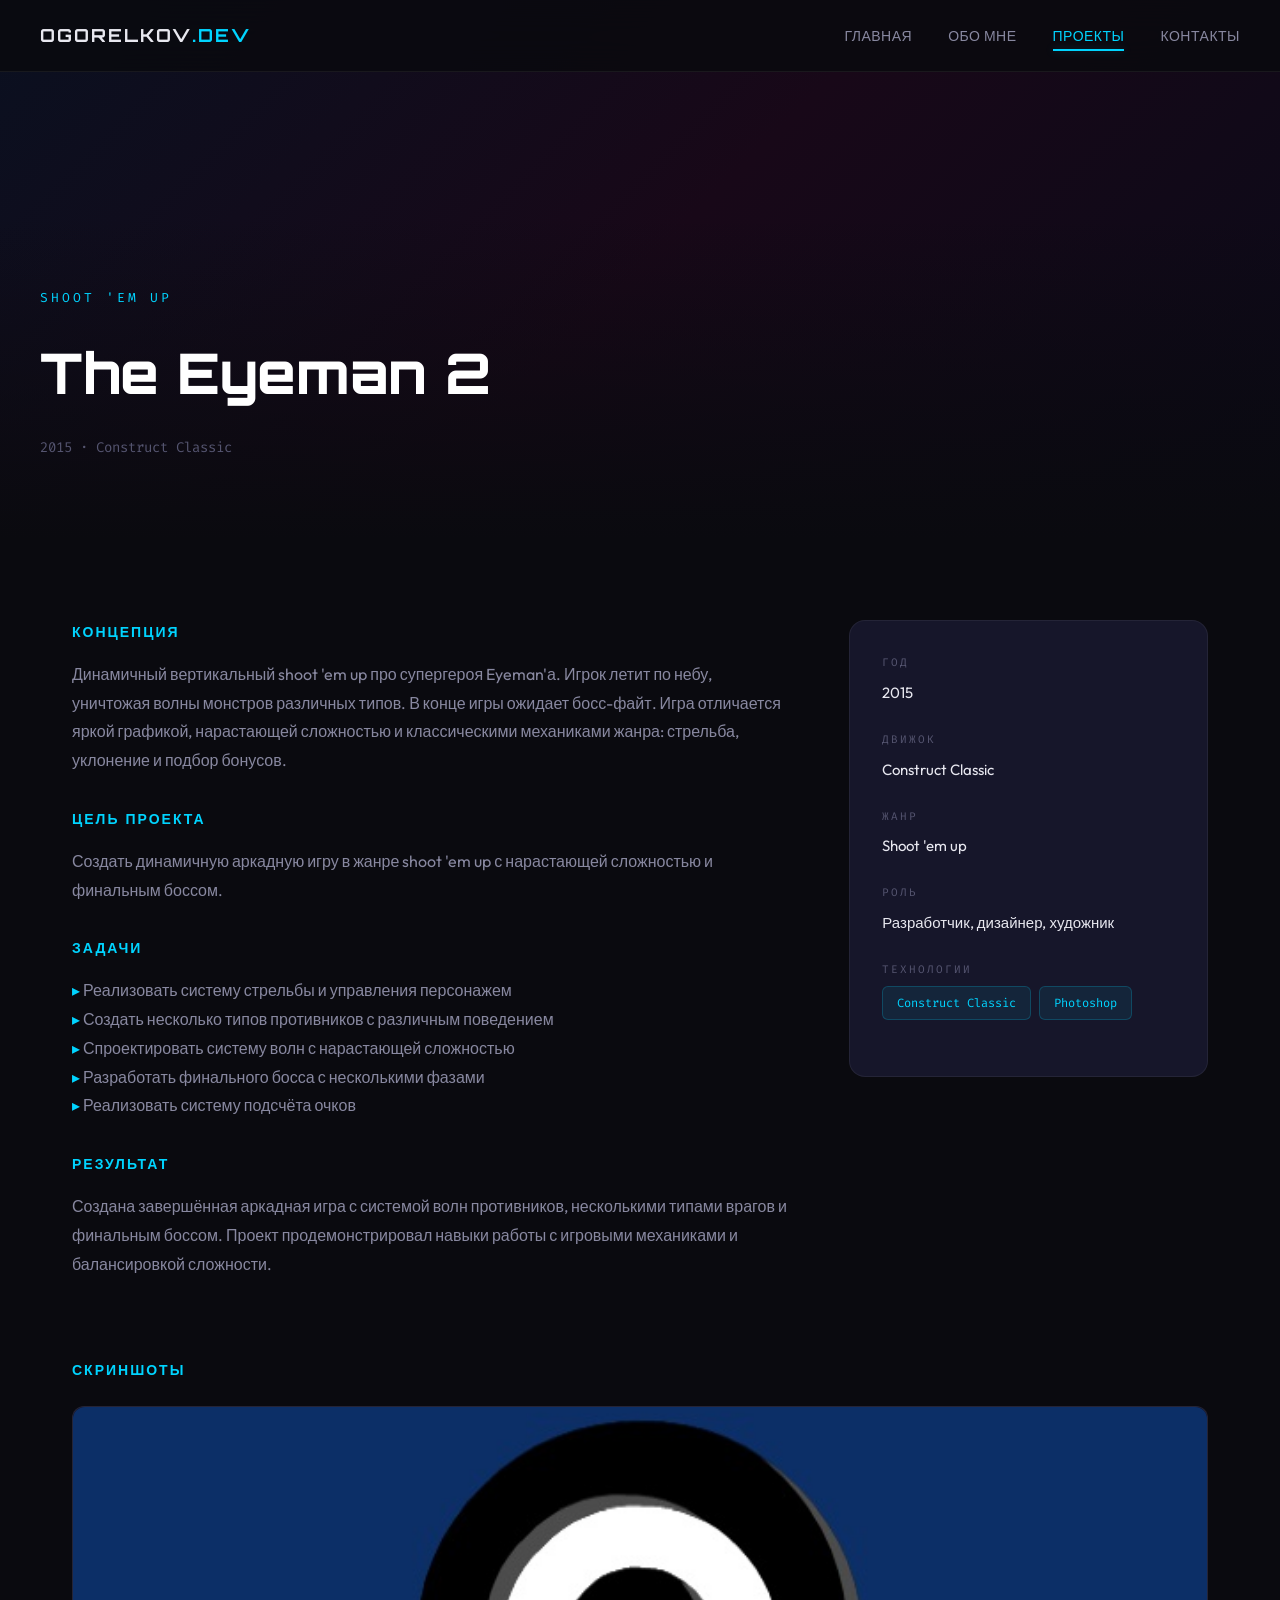
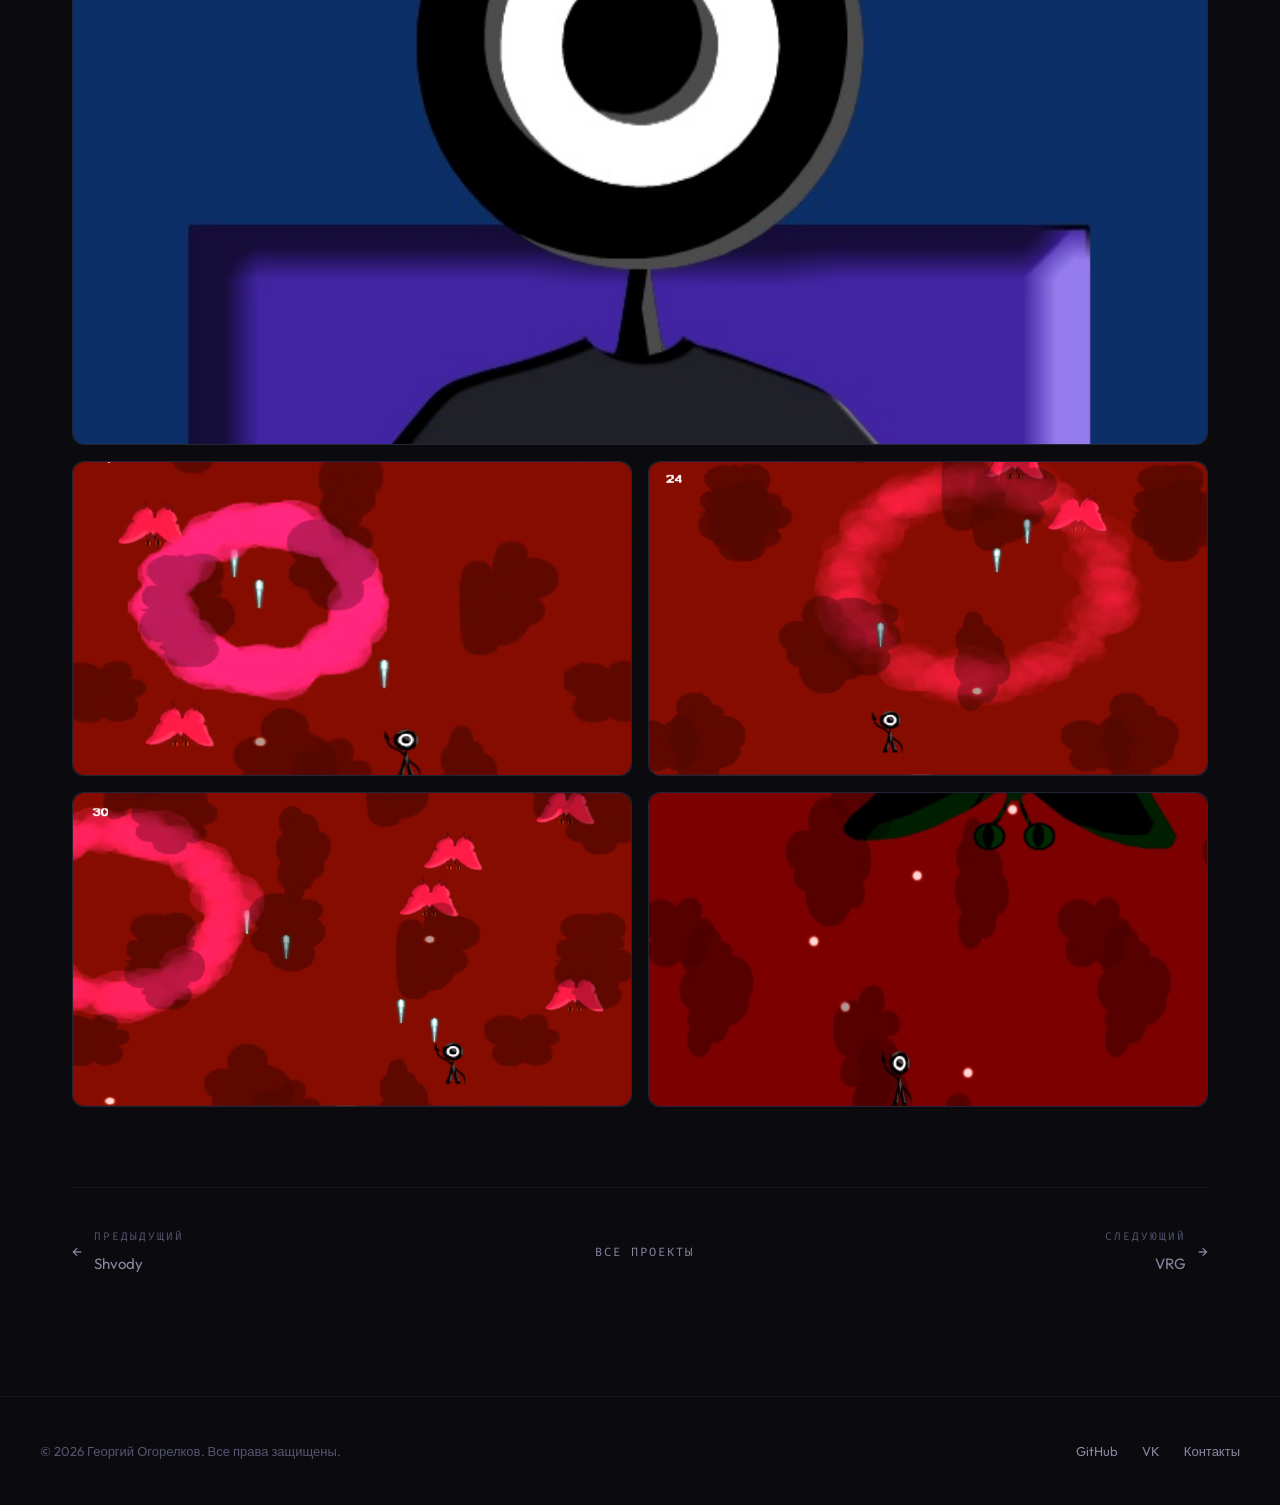
<file: project3.html>
<!DOCTYPE html>
<html lang="ru">
<head>
  <meta charset="UTF-8">
  <meta name="viewport" content="width=device-width, initial-scale=1.0">
  <title>The Eyeman 2 — Георгий Огорелков</title>
  <link rel="stylesheet" href="css/style.css">
</head>
<body>

  <nav class="nav">
    <div class="nav-inner">
      <a href="index.html" class="nav-logo">Ogorelkov<span>.dev</span></a>
      <ul class="nav-links">
        <li><a href="index.html">Главная</a></li>
        <li><a href="about.html">Обо мне</a></li>
        <li><a href="index.html#projects">Проекты</a></li>
        <li><a href="contacts.html">Контакты</a></li>
      </ul>
      <div class="nav-burger"><span></span><span></span><span></span></div>
    </div>
  </nav>

  <section class="project-hero">
    <div class="project-hero-bg" style="background: linear-gradient(135deg, #0a1020, #180818, #0a0a18);"></div>
    <div class="project-hero-content">
      <p class="project-hero-genre">Shoot 'em up</p>
      <h1 class="project-hero-title">The Eyeman 2</h1>
      <p class="project-hero-year">2015 · Construct Classic</p>
    </div>
  </section>

  <div class="project-content">
    <div class="project-info-grid">
      <div>
        <h3>Концепция</h3>
        <p class="reveal">Динамичный вертикальный shoot 'em up про супергероя Eyeman'а. Игрок летит по небу, уничтожая волны монстров различных типов. В конце игры ожидает босс-файт. Игра отличается яркой графикой, нарастающей сложностью и классическими механиками жанра: стрельба, уклонение и подбор бонусов.</p>
        <h3 style="margin-top:32px;">Цель проекта</h3>
        <p class="reveal">Создать динамичную аркадную игру в жанре shoot 'em up с нарастающей сложностью и финальным боссом.</p>
        <h3 style="margin-top:32px;">Задачи</h3>
        <ul class="reveal">
          <li>Реализовать систему стрельбы и управления персонажем</li>
          <li>Создать несколько типов противников с различным поведением</li>
          <li>Спроектировать систему волн с нарастающей сложностью</li>
          <li>Разработать финального босса с несколькими фазами</li>
          <li>Реализовать систему подсчёта очков</li>
        </ul>
        <h3 style="margin-top:32px;">Результат</h3>
        <p class="reveal">Создана завершённая аркадная игра с системой волн противников, несколькими типами врагов и финальным боссом. Проект продемонстрировал навыки работы с игровыми механиками и балансировкой сложности.</p>
      </div>
      <div class="project-sidebar reveal">
        <div class="meta-item"><p class="meta-label">Год</p><p class="meta-value">2015</p></div>
        <div class="meta-item"><p class="meta-label">Движок</p><p class="meta-value">Construct Classic</p></div>
        <div class="meta-item"><p class="meta-label">Жанр</p><p class="meta-value">Shoot 'em up</p></div>
        <div class="meta-item"><p class="meta-label">Роль</p><p class="meta-value">Разработчик, дизайнер, художник</p></div>
        <div class="meta-item">
          <p class="meta-label">Технологии</p>
          <div class="tech-tags">
            <span class="tech-tag">Construct Classic</span>
            <span class="tech-tag">Photoshop</span>
          </div>
        </div>
      </div>
    </div>

    <div class="gallery reveal">
      <h3>Скриншоты</h3>
      <div class="gallery-grid">
        <div class="img-placeholder wide"><img src="img/eyeman-01.png" alt="Скриншот игры The Eyeman 2 №1" style="width:100%;height:100%;object-fit:cover;border-radius:12px;"></div>
        <div class="img-placeholder"><img src="img/eyeman-02.png" alt="Скриншот игры The Eyeman 2 №2" style="width:100%;height:100%;object-fit:cover;border-radius:12px;"></div>
        <div class="img-placeholder"><img src="img/eyeman-03.png" alt="Скриншот игры The Eyeman 2 №3" style="width:100%;height:100%;object-fit:cover;border-radius:12px;"></div>
        <div class="img-placeholder"><img src="img/eyeman-04.png" alt="Скриншот игры The Eyeman 2 №4" style="width:100%;height:100%;object-fit:cover;border-radius:12px;"></div>
        <div class="img-placeholder"><img src="img/eyeman-05.png" alt="Скриншот игры The Eyeman 2 №5" style="width:100%;height:100%;object-fit:cover;border-radius:12px;"></div>
      </div>
    </div>

    <nav class="project-nav">
      <a href="project2.html"><span>←</span><div><span class="label">Предыдущий</span>Shvody</div></a>
      <a href="index.html#projects" style="font-family:var(--font-mono);font-size:12px;letter-spacing:2px;text-transform:uppercase;">Все проекты</a>
      <a href="project4.html" style="text-align:right;"><div><span class="label">Следующий</span>VRG</div><span>→</span></a>
    </nav>
  </div>

  <footer class="footer">
    <div class="footer-inner">
      <p class="footer-copy">© 2026 Георгий Огорелков. Все права защищены.</p>
      <ul class="footer-links">
        <li><a href="https://github.com/DynamiteNonsense/" target="_blank">GitHub</a></li>
        <li><a href="https://vk.com/dynamitenonsense" target="_blank">VK</a></li>
        <li><a href="contacts.html">Контакты</a></li>
      </ul>
    </div>
  </footer>

  <button class="back-to-top" title="Наверх">↑</button>
  <script src="js/main.js"></script>
</body>
</html>
</file>
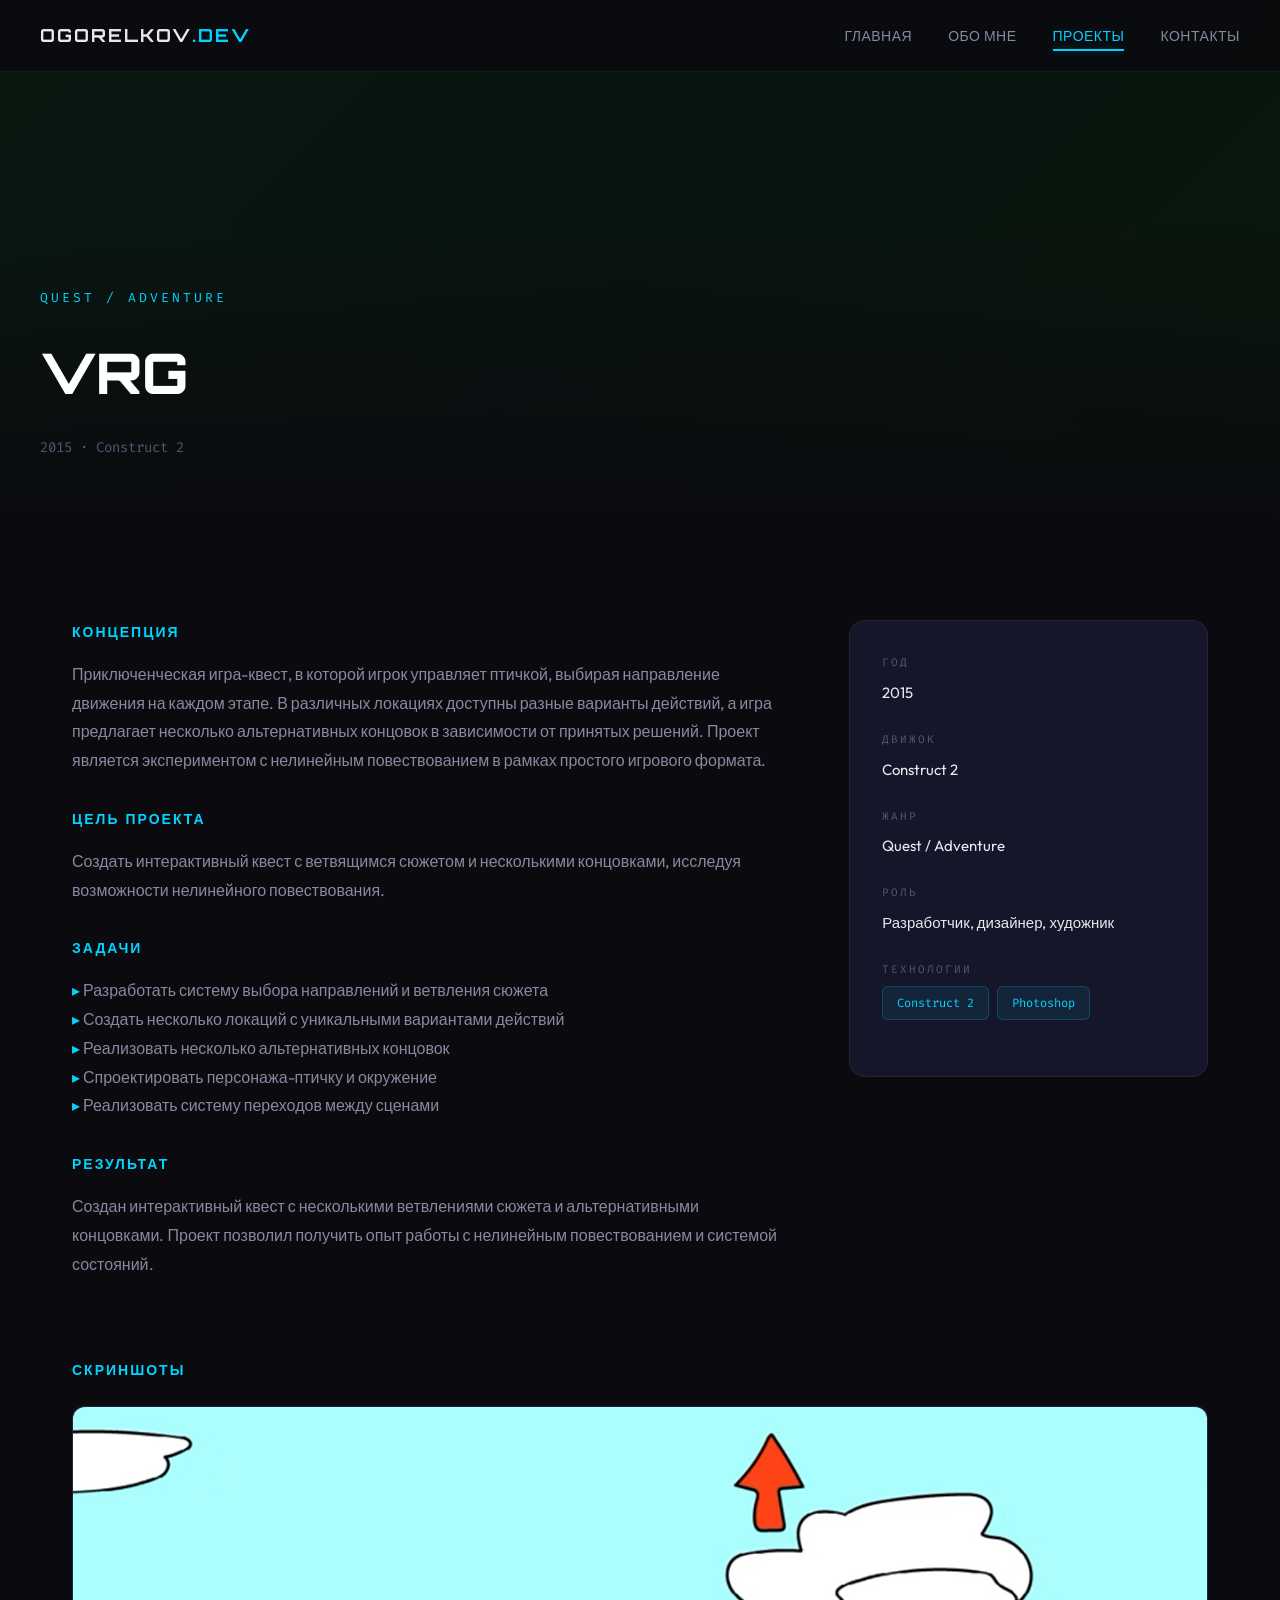
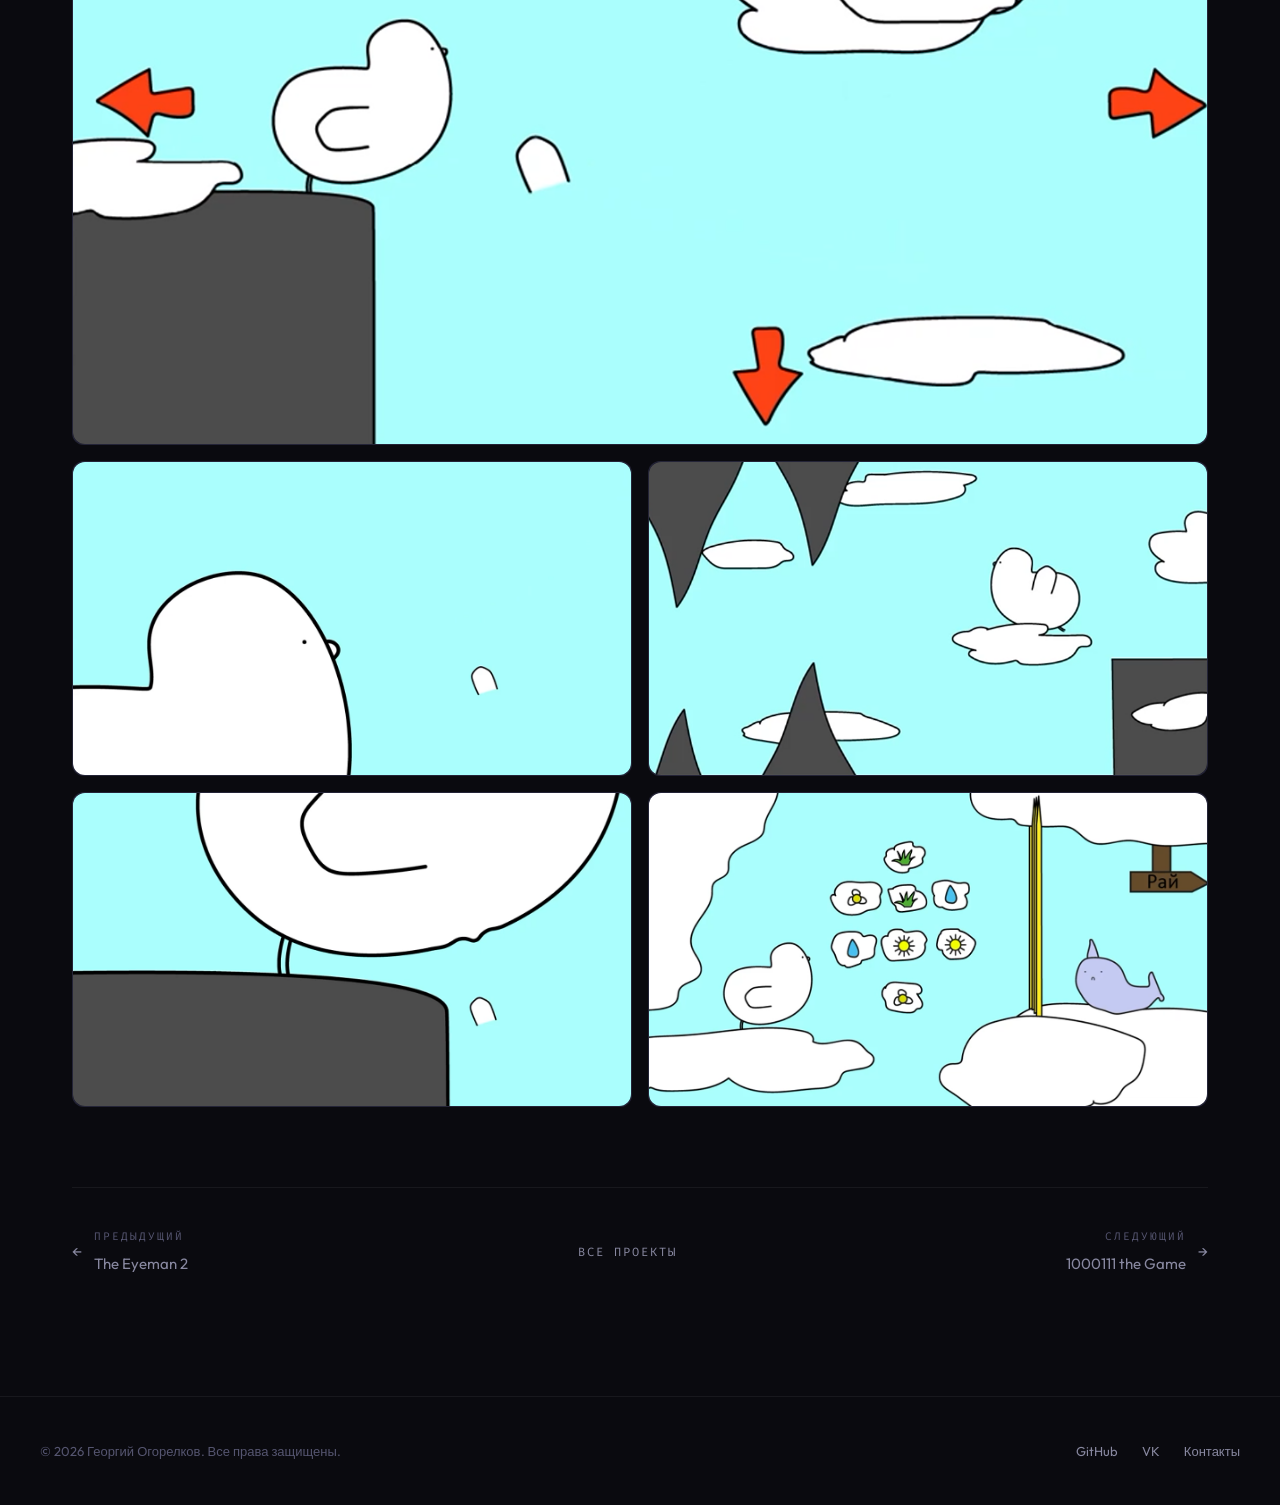
<file: project4.html>
<!DOCTYPE html>
<html lang="ru">
<head>
  <meta charset="UTF-8">
  <meta name="viewport" content="width=device-width, initial-scale=1.0">
  <title>VRG — Георгий Огорелков</title>
  <link rel="stylesheet" href="css/style.css">
</head>
<body>

  <nav class="nav">
    <div class="nav-inner">
      <a href="index.html" class="nav-logo">Ogorelkov<span>.dev</span></a>
      <ul class="nav-links">
        <li><a href="index.html">Главная</a></li>
        <li><a href="about.html">Обо мне</a></li>
        <li><a href="index.html#projects">Проекты</a></li>
        <li><a href="contacts.html">Контакты</a></li>
      </ul>
      <div class="nav-burger"><span></span><span></span><span></span></div>
    </div>
  </nav>

  <section class="project-hero">
    <div class="project-hero-bg" style="background: linear-gradient(135deg, #0a1810, #081410, #0a180a);"></div>
    <div class="project-hero-content">
      <p class="project-hero-genre">Quest / Adventure</p>
      <h1 class="project-hero-title">VRG</h1>
      <p class="project-hero-year">2015 · Construct 2</p>
    </div>
  </section>

  <div class="project-content">
    <div class="project-info-grid">
      <div>
        <h3>Концепция</h3>
        <p class="reveal">Приключенческая игра-квест, в которой игрок управляет птичкой, выбирая направление движения на каждом этапе. В различных локациях доступны разные варианты действий, а игра предлагает несколько альтернативных концовок в зависимости от принятых решений. Проект является экспериментом с нелинейным повествованием в рамках простого игрового формата.</p>
        <h3 style="margin-top:32px;">Цель проекта</h3>
        <p class="reveal">Создать интерактивный квест с ветвящимся сюжетом и несколькими концовками, исследуя возможности нелинейного повествования.</p>
        <h3 style="margin-top:32px;">Задачи</h3>
        <ul class="reveal">
          <li>Разработать систему выбора направлений и ветвления сюжета</li>
          <li>Создать несколько локаций с уникальными вариантами действий</li>
          <li>Реализовать несколько альтернативных концовок</li>
          <li>Спроектировать персонажа-птичку и окружение</li>
          <li>Реализовать систему переходов между сценами</li>
        </ul>
        <h3 style="margin-top:32px;">Результат</h3>
        <p class="reveal">Создан интерактивный квест с несколькими ветвлениями сюжета и альтернативными концовками. Проект позволил получить опыт работы с нелинейным повествованием и системой состояний.</p>
      </div>
      <div class="project-sidebar reveal">
        <div class="meta-item"><p class="meta-label">Год</p><p class="meta-value">2015</p></div>
        <div class="meta-item"><p class="meta-label">Движок</p><p class="meta-value">Construct 2</p></div>
        <div class="meta-item"><p class="meta-label">Жанр</p><p class="meta-value">Quest / Adventure</p></div>
        <div class="meta-item"><p class="meta-label">Роль</p><p class="meta-value">Разработчик, дизайнер, художник</p></div>
        <div class="meta-item">
          <p class="meta-label">Технологии</p>
          <div class="tech-tags">
            <span class="tech-tag">Construct 2</span>
            <span class="tech-tag">Photoshop</span>
          </div>
        </div>
      </div>
    </div>

    <div class="gallery reveal">
      <h3>Скриншоты</h3>
      <div class="gallery-grid">
        <div class="img-placeholder wide"><img src="img/vrg-01.png" alt="Начальный экран" style="width:100%;height:100%;object-fit:cover;border-radius:12px;"></div>
        <div class="img-placeholder"><img src="img/vrg-02.png" alt="Выбор направления" style="width:100%;height:100%;object-fit:cover;border-radius:12px;"></div>
        <div class="img-placeholder"><img src="img/vrg-03.png" alt="Локация с действиями" style="width:100%;height:100%;object-fit:cover;border-radius:12px;"></div>
        <div class="img-placeholder"><img src="img/vrg-04.png" alt="Одна из концовок" style="width:100%;height:100%;object-fit:cover;border-radius:12px;"></div>
        <div class="img-placeholder"><img src="img/vrg-05.png" alt="Альтернативная концовка" style="width:100%;height:100%;object-fit:cover;border-radius:12px;"></div>
      </div>
    </div>

    <nav class="project-nav">
      <a href="project3.html"><span>←</span><div><span class="label">Предыдущий</span>The Eyeman 2</div></a>
      <a href="index.html#projects" style="font-family:var(--font-mono);font-size:12px;letter-spacing:2px;text-transform:uppercase;">Все проекты</a>
      <a href="project5.html" style="text-align:right;"><div><span class="label">Следующий</span>1000111 the Game</div><span>→</span></a>
    </nav>
  </div>

  <footer class="footer">
    <div class="footer-inner">
      <p class="footer-copy">© 2026 Георгий Огорелков. Все права защищены.</p>
      <ul class="footer-links">
        <li><a href="https://github.com/DynamiteNonsense/" target="_blank">GitHub</a></li>
        <li><a href="https://vk.com/dynamitenonsense" target="_blank">VK</a></li>
        <li><a href="contacts.html">Контакты</a></li>
      </ul>
    </div>
  </footer>

  <button class="back-to-top" title="Наверх">↑</button>
  <script src="js/main.js"></script>
</body>
</html>
</file>
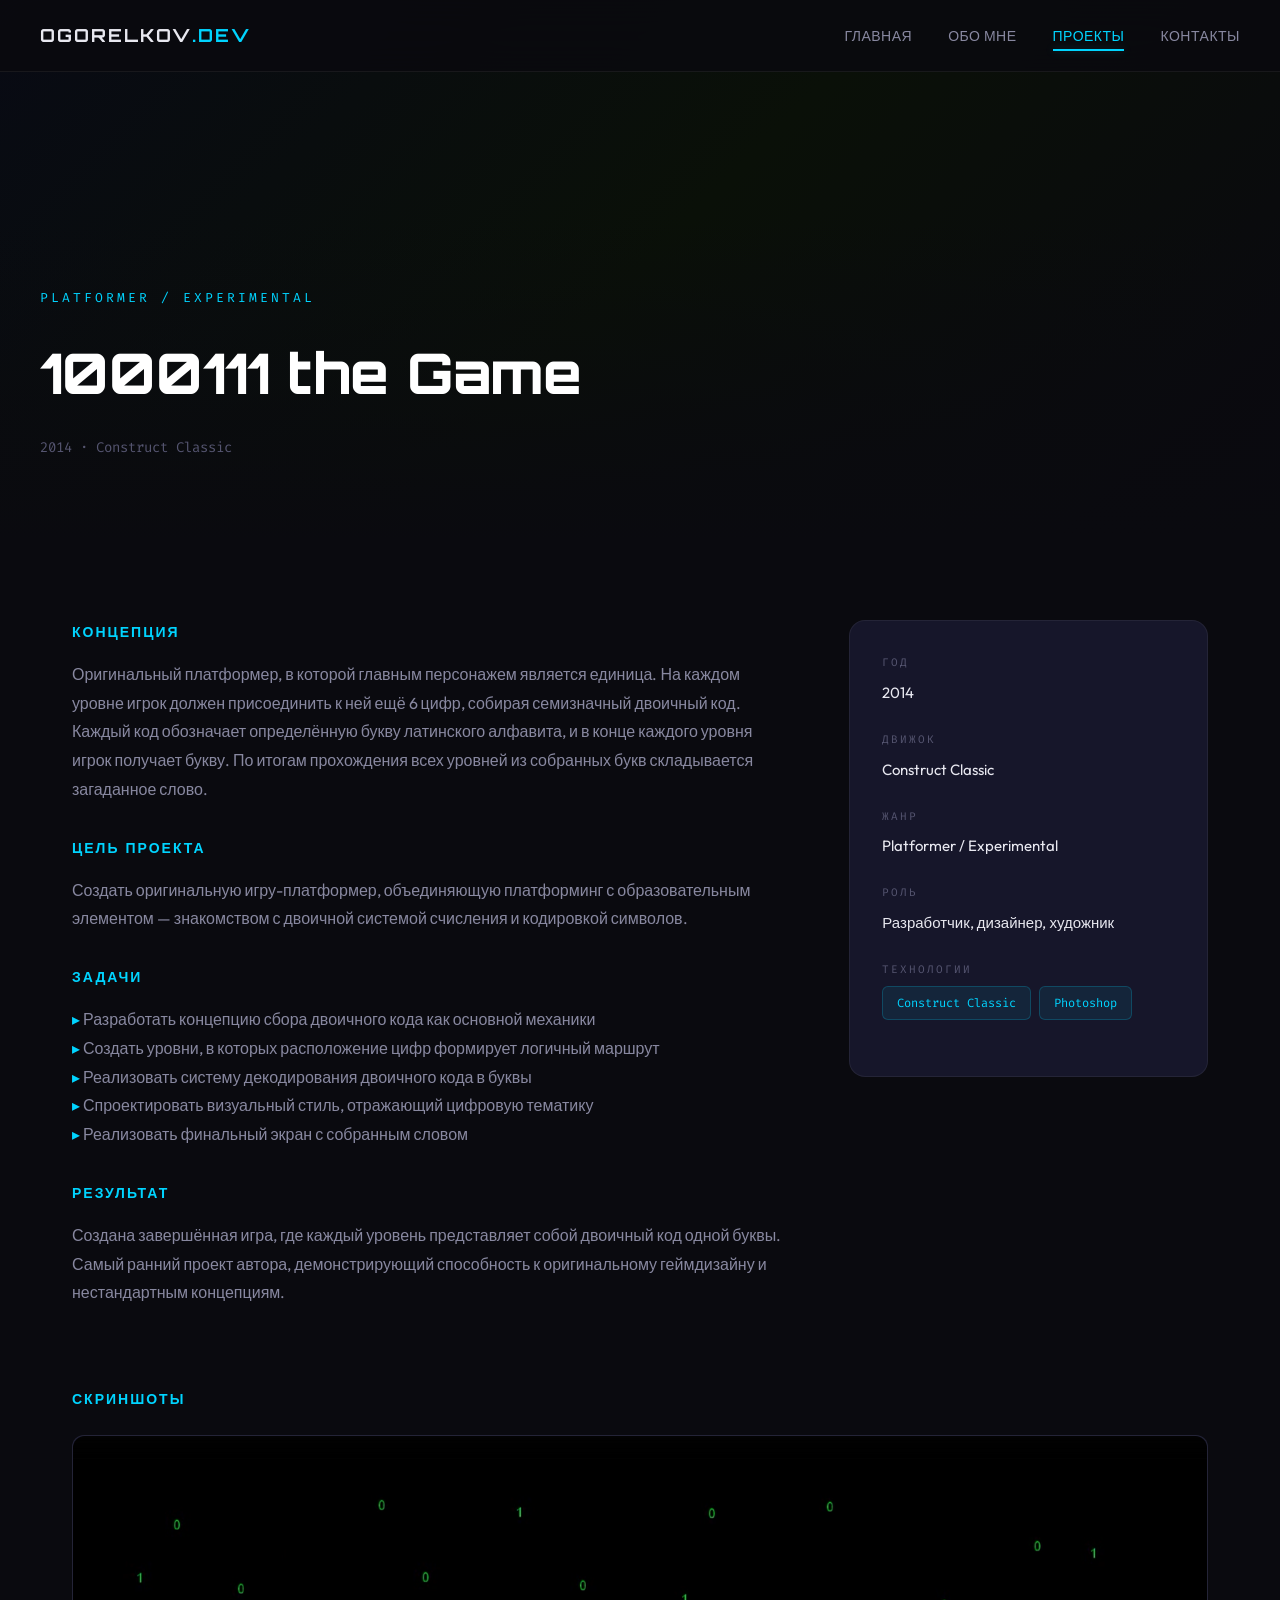
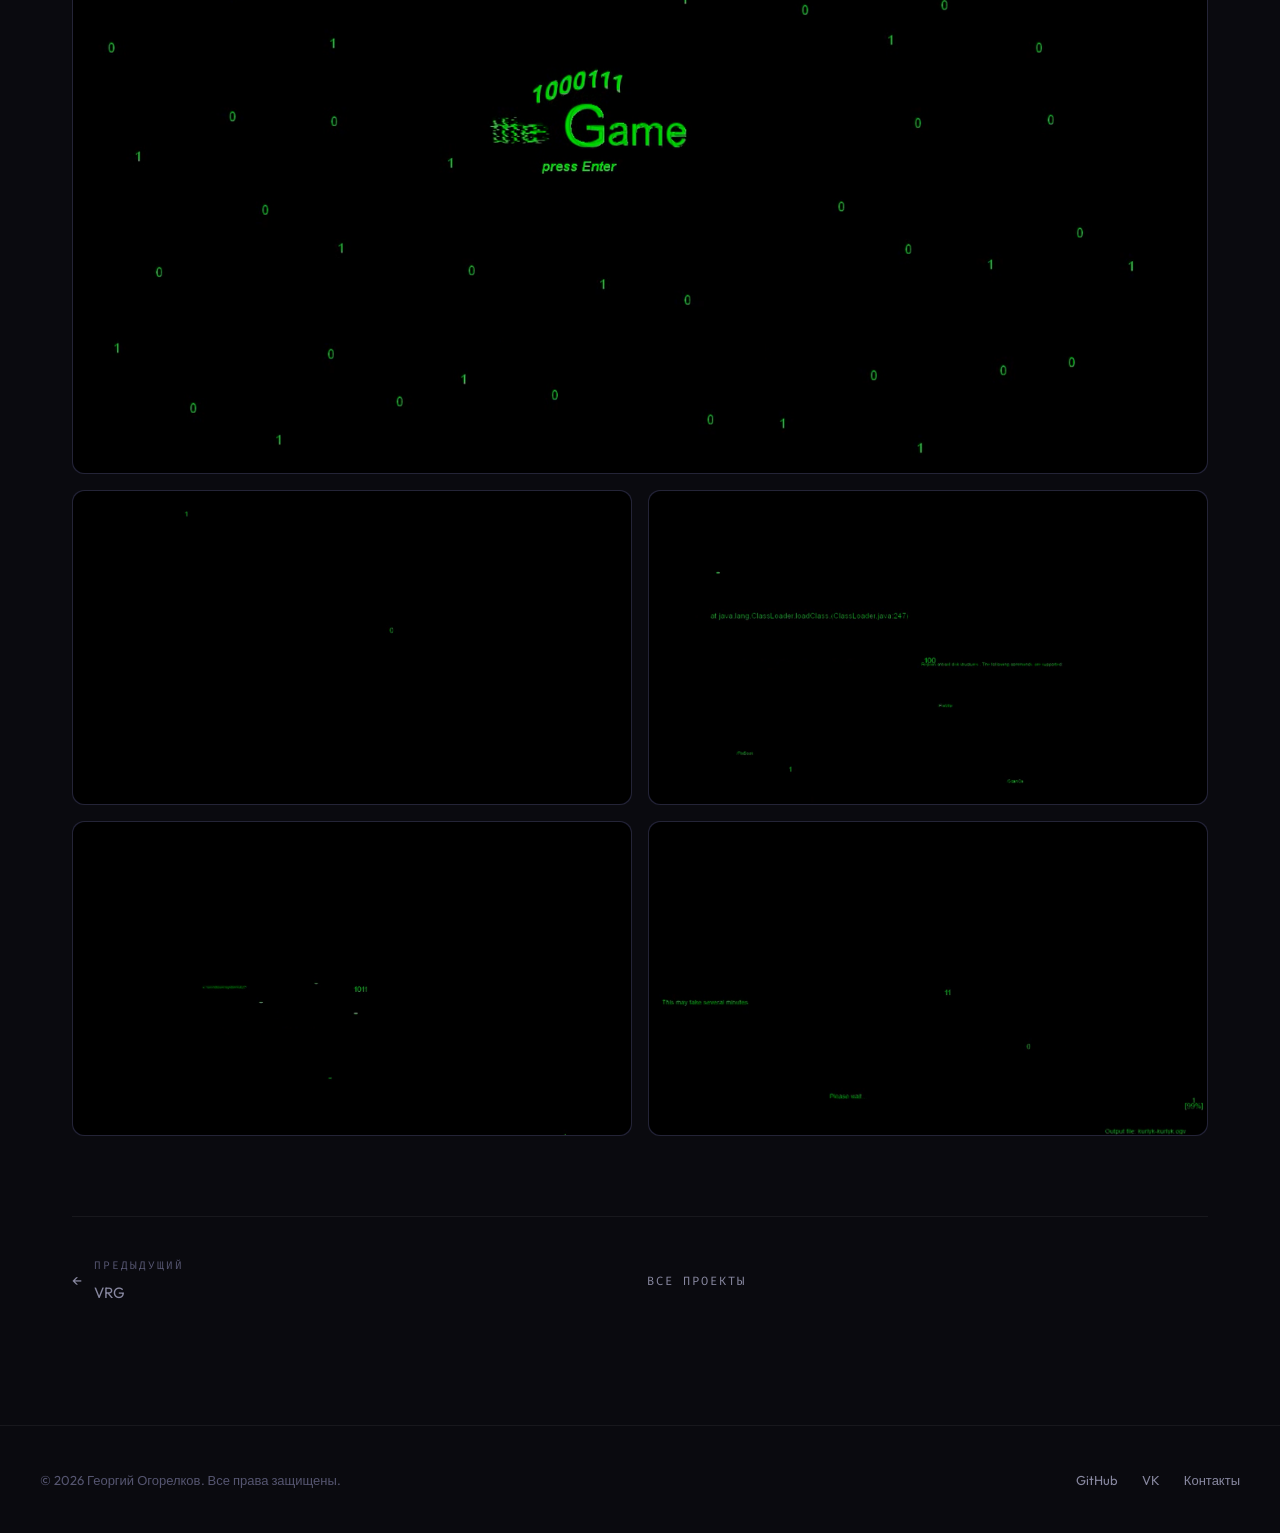
<file: project5.html>
<!DOCTYPE html>
<html lang="ru">
<head>
  <meta charset="UTF-8">
  <meta name="viewport" content="width=device-width, initial-scale=1.0">
  <title>1000111 the Game — Георгий Огорелков</title>
  <link rel="stylesheet" href="css/style.css">
</head>
<body>

  <nav class="nav">
    <div class="nav-inner">
      <a href="index.html" class="nav-logo">Ogorelkov<span>.dev</span></a>
      <ul class="nav-links">
        <li><a href="index.html">Главная</a></li>
        <li><a href="about.html">Обо мне</a></li>
        <li><a href="index.html#projects">Проекты</a></li>
        <li><a href="contacts.html">Контакты</a></li>
      </ul>
      <div class="nav-burger"><span></span><span></span><span></span></div>
    </div>
  </nav>

  <section class="project-hero">
    <div class="project-hero-bg" style="background: linear-gradient(135deg, #080a14, #0a1008, #0a0810);"></div>
    <div class="project-hero-content">
      <p class="project-hero-genre">Platformer / Experimental</p>
      <h1 class="project-hero-title">1000111 the Game</h1>
      <p class="project-hero-year">2014 · Construct Classic</p>
    </div>
  </section>

  <div class="project-content">
    <div class="project-info-grid">
      <div>
        <h3>Концепция</h3>
        <p class="reveal">Оригинальный платформер, в которой главным персонажем является единица. На каждом уровне игрок должен присоединить к ней ещё 6 цифр, собирая семизначный двоичный код. Каждый код обозначает определённую букву латинского алфавита, и в конце каждого уровня игрок получает букву. По итогам прохождения всех уровней из собранных букв складывается загаданное слово.</p>
        <h3 style="margin-top:32px;">Цель проекта</h3>
        <p class="reveal">Создать оригинальную игру-платформер, объединяющую платформинг с образовательным элементом — знакомством с двоичной системой счисления и кодировкой символов.</p>
        <h3 style="margin-top:32px;">Задачи</h3>
        <ul class="reveal">
          <li>Разработать концепцию сбора двоичного кода как основной механики</li>
          <li>Создать уровни, в которых расположение цифр формирует логичный маршрут</li>
          <li>Реализовать систему декодирования двоичного кода в буквы</li>
          <li>Спроектировать визуальный стиль, отражающий цифровую тематику</li>
          <li>Реализовать финальный экран с собранным словом</li>
        </ul>
        <h3 style="margin-top:32px;">Результат</h3>
        <p class="reveal">Создана завершённая игра, где каждый уровень представляет собой двоичный код одной буквы. Самый ранний проект автора, демонстрирующий способность к оригинальному геймдизайну и нестандартным концепциям.</p>
      </div>
      <div class="project-sidebar reveal">
        <div class="meta-item"><p class="meta-label">Год</p><p class="meta-value">2014</p></div>
        <div class="meta-item"><p class="meta-label">Движок</p><p class="meta-value">Construct Classic</p></div>
        <div class="meta-item"><p class="meta-label">Жанр</p><p class="meta-value">Platformer / Experimental</p></div>
        <div class="meta-item"><p class="meta-label">Роль</p><p class="meta-value">Разработчик, дизайнер, художник</p></div>
        <div class="meta-item">
          <p class="meta-label">Технологии</p>
          <div class="tech-tags">
            <span class="tech-tag">Construct Classic</span>
            <span class="tech-tag">Photoshop</span>
          </div>
        </div>
      </div>
    </div>

    <div class="gallery reveal">
      <h3>Скриншоты</h3>
      <div class="gallery-grid">
        <div class="img-placeholder wide"><img src="img/1000111-01.png" alt="Скриншот игры 1000111 the Game №1" style="width:100%;height:100%;object-fit:cover;border-radius:12px;"></div>
        <div class="img-placeholder"><img src="img/1000111-02.png" alt="Скриншот игры 1000111 the Game №2" style="width:100%;height:100%;object-fit:cover;border-radius:12px;"></div>
        <div class="img-placeholder"><img src="img/1000111-03.png" alt="Скриншот игры 1000111 the Game №3" style="width:100%;height:100%;object-fit:cover;border-radius:12px;"></div>
        <div class="img-placeholder"><img src="img/1000111-04.png" alt="Скриншот игры 1000111 the Game №4" style="width:100%;height:100%;object-fit:cover;border-radius:12px;"></div>
        <div class="img-placeholder"><img src="img/1000111-05.png" alt="Скриншот игры 1000111 the Game №5" style="width:100%;height:100%;object-fit:cover;border-radius:12px;"></div>
      </div>
    </div>

    <nav class="project-nav">
      <a href="project4.html"><span>←</span><div><span class="label">Предыдущий</span>VRG</div></a>
      <a href="index.html#projects" style="font-family:var(--font-mono);font-size:12px;letter-spacing:2px;text-transform:uppercase;">Все проекты</a>
      <span></span>
    </nav>
  </div>


  <footer class="footer">
    <div class="footer-inner">
      <p class="footer-copy">© 2026 Георгий Огорелков. Все права защищены.</p>
      <ul class="footer-links">
        <li><a href="https://github.com/DynamiteNonsense/" target="_blank">GitHub</a></li>
        <li><a href="https://vk.com/dynamitenonsense" target="_blank">VK</a></li>
        <li><a href="contacts.html">Контакты</a></li>
      </ul>
    </div>
  </footer>

  <button class="back-to-top" title="Наверх">↑</button>
  <script src="js/main.js"></script>
</body>
</html>
</file>
<file: css/style.css>
@import url('https://fonts.googleapis.com/css2?family=Orbitron:wght@400;500;600;700;800;900&family=Fira+Code:wght@400;500&family=Outfit:wght@300;400;500;600;700&display=swap');

:root {
  --bg-primary: #0A0A0F;
  --bg-secondary: #12121C;
  --bg-card: #16162A;
  --bg-card-hover: #1C1C38;
  --accent: #00D4FF;
  --accent-glow: rgba(0, 212, 255, 0.25);
  --accent-dim: rgba(0, 212, 255, 0.08);
  --accent2: #FF6B35;
  --accent2-glow: rgba(255, 107, 53, 0.25);
  --text-primary: #E8E8F0;
  --text-secondary: #8888A0;
  --text-dim: #555570;
  --border: rgba(255, 255, 255, 0.06);
  --border-accent: rgba(0, 212, 255, 0.2);
  --font-display: 'Orbitron', Arial, sans-serif;
  --font-body: 'Outfit', sans-serif;
  --font-mono: 'Fira Code', monospace;
  --max-width: 1200px;
  --nav-height: 72px;
  --transition: 0.35s cubic-bezier(0.25, 0.46, 0.45, 0.94);
}

*, *::before, *::after { margin: 0; padding: 0; box-sizing: border-box; }

html {
  scroll-behavior: smooth;
  scrollbar-width: thin;
  scrollbar-color: var(--accent) var(--bg-secondary);
}

body {
  font-family: var(--font-body);
  font-size: 16px;
  line-height: 1.7;
  color: var(--text-primary);
  background: var(--bg-primary);
  overflow-x: hidden;
  -webkit-font-smoothing: antialiased;
}

::selection {
  background: var(--accent);
  color: var(--bg-primary);
}

a { color: var(--accent); text-decoration: none; transition: var(--transition); }
a:hover { color: #fff; }

img { max-width: 100%; display: block; }

::-webkit-scrollbar { width: 6px; }
::-webkit-scrollbar-track { background: var(--bg-secondary); }
::-webkit-scrollbar-thumb { background: var(--accent); border-radius: 3px; }

.nav {
  position: fixed;
  top: 0; left: 0; right: 0;
  height: var(--nav-height);
  background: rgba(10, 10, 15, 0.85);
  backdrop-filter: blur(20px);
  -webkit-backdrop-filter: blur(20px);
  border-bottom: 1px solid var(--border);
  z-index: 1000;
  display: flex;
  align-items: center;
  justify-content: center;
  transition: var(--transition);
}

.nav.scrolled {
  background: rgba(10, 10, 15, 0.95);
  box-shadow: 0 4px 30px rgba(0, 0, 0, 0.4);
}

.nav-inner {
  width: 100%;
  max-width: calc(var(--max-width) + 64px);  /* 1200 + 32×2 */
  padding: 0 32px;
  display: flex;
  align-items: center;
  justify-content: space-between;
}

.nav-logo {
  font-family: var(--font-display);
  font-size: 18px;
  font-weight: 700;
  color: var(--text-primary);
  letter-spacing: 2px;
  text-transform: uppercase;
}

.nav-logo span { color: var(--accent); }

.nav-links {
  display: flex;
  align-items: center;
  gap: 36px;
  list-style: none;
}

.nav-links a {
  font-family: var(--font-body);
  font-size: 14px;
  font-weight: 500;
  color: var(--text-secondary);
  letter-spacing: 0.5px;
  text-transform: uppercase;
  position: relative;
  padding: 4px 0;
}

.nav-links a::after {
  content: '';
  position: absolute;
  bottom: -2px; left: 0;
  width: 0; height: 2px;
  background: var(--accent);
  transition: width 0.3s ease;
  box-shadow: 0 0 8px var(--accent-glow);
}

.nav-links a:hover,
.nav-links a.active {
  color: var(--accent);
}

.nav-links a:hover::after,
.nav-links a.active::after {
  width: 100%;
}

/* мобильное меню */
.nav-burger {
  display: none;
  flex-direction: column;
  gap: 5px;
  cursor: pointer;
  padding: 8px;
}
.nav-burger span {
  width: 24px; height: 2px;
  background: var(--text-primary);
  transition: var(--transition);
  border-radius: 2px;
}

.hero {
  min-height: 100vh;
  display: flex;
  align-items: center;
  justify-content: center;
  position: relative;
  overflow: hidden;
}

.hero-canvas {
  position: absolute;
  top: 0; left: 0;
  width: 100%; height: 100%;
  z-index: 0;
}

.hero-gradient {
  position: absolute;
  top: 0; left: 0;
  width: 100%; height: 100%;
  background:
    radial-gradient(ellipse 60% 50% at 50% 50%, transparent 0%, var(--bg-primary) 100%),
    radial-gradient(circle at 20% 80%, rgba(0, 212, 255, 0.06) 0%, transparent 50%),
    radial-gradient(circle at 80% 20%, rgba(255, 107, 53, 0.04) 0%, transparent 50%);
  z-index: 1;
}

.hero-content {
  position: relative;
  z-index: 2;
  text-align: center;
  padding: 0 32px;
}

.hero-tag {
  font-family: var(--font-mono);
  font-size: 14px;
  color: var(--accent);
  letter-spacing: 3px;
  text-transform: uppercase;
  margin-bottom: 24px;
  opacity: 0;
  animation: fadeUp 0.8s ease forwards 0.3s;
}

.hero-title {
  font-family: var(--font-display);
  font-size: clamp(40px, 7vw, 80px);
  font-weight: 800;
  color: #fff;
  line-height: 1.1;
  margin-bottom: 20px;
  opacity: 0;
  animation: fadeUp 0.8s ease forwards 0.5s;
}

.hero-title .highlight {
  background: linear-gradient(135deg, var(--accent), #00FFD1);
  -webkit-background-clip: text;
  -webkit-text-fill-color: transparent;
  background-clip: text;
}

.hero-sub {
  font-size: 18px;
  color: var(--text-secondary);
  max-width: 550px;
  margin: 0 auto 40px;
  opacity: 0;
  animation: fadeUp 0.8s ease forwards 0.7s;
}

.hero-btn {
  display: inline-flex;
  align-items: center;
  gap: 10px;
  padding: 16px 36px;
  background: transparent;
  border: 2px solid var(--accent);
  color: var(--accent);
  font-family: var(--font-display);
  font-size: 13px;
  font-weight: 600;
  letter-spacing: 2px;
  text-transform: uppercase;
  cursor: pointer;
  transition: var(--transition);
  opacity: 0;
  animation: fadeUp 0.8s ease forwards 0.9s;
}

.hero-btn:hover {
  background: var(--accent);
  color: var(--bg-primary);
  box-shadow: 0 0 30px var(--accent-glow), 0 0 60px rgba(0, 212, 255, 0.1);
  transform: translateY(-2px);
}

.hero-btn svg {
  width: 16px; height: 16px;
  transition: transform 0.3s;
}
.hero-btn:hover svg { transform: translateY(4px); }

.hero-scroll {
  position: absolute;
  bottom: 40px; left: 50%;
  transform: translateX(-50%);
  z-index: 2;
  opacity: 0;
  animation: fadeIn 1s ease forwards 1.5s;
}

.hero-scroll-line {
  width: 1px; height: 60px;
  background: linear-gradient(to bottom, var(--accent), transparent);
  margin: 0 auto;
  animation: scrollPulse 2s ease-in-out infinite;
}


.section {
  padding: 120px 32px;
  position: relative;
}

.section-inner {
  max-width: var(--max-width);
  margin: 0 auto;
}

.section-tag {
  font-family: var(--font-mono);
  font-size: 13px;
  color: var(--accent);
  letter-spacing: 3px;
  text-transform: uppercase;
  margin-bottom: 12px;
}

.section-title {
  font-family: var(--font-display);
  font-size: clamp(28px, 4vw, 42px);
  font-weight: 700;
  color: #fff;
  margin-bottom: 20px;
  line-height: 1.2;
}

.section-desc {
  color: var(--text-secondary);
  max-width: 600px;
  font-size: 17px;
  margin-bottom: 60px;
}


.projects-grid {
  display: grid;
  grid-template-columns: repeat(3, 1fr);
  gap: 24px;
}

.project-card {
  background: var(--bg-card);
  border: 1px solid var(--border);
  border-radius: 16px;
  overflow: hidden;
  transition: var(--transition);
  cursor: pointer;
  position: relative;
  text-decoration: none;
  color: inherit;
}

.project-card:hover {
  transform: translateY(-8px);
  border-color: var(--border-accent);
  box-shadow: 0 20px 60px rgba(0, 0, 0, 0.4), 0 0 30px var(--accent-dim);
}

.project-card-img {
  width: 100%;
  aspect-ratio: 16 / 10;
  background: var(--bg-secondary);
  position: relative;
  overflow: hidden;
}

.project-card-img .placeholder {
  width: 100%;
  height: 100%;
  display: flex;
  align-items: center;
  justify-content: center;
  font-family: var(--font-display);
  font-size: 48px;
  font-weight: 800;
  color: rgba(255, 255, 255, 0.05);
  background: linear-gradient(135deg, var(--bg-card), var(--bg-secondary));
}

.project-card-img .overlay {
  position: absolute;
  inset: 0;
  background: linear-gradient(to top, var(--bg-card), transparent 60%);
  opacity: 0;
  transition: opacity 0.4s;
}

.project-card:hover .overlay { opacity: 1; }

.project-card-body {
  padding: 24px;
}

.project-card-genre {
  font-family: var(--font-mono);
  font-size: 11px;
  color: var(--accent);
  text-transform: uppercase;
  letter-spacing: 2px;
  margin-bottom: 8px;
}

.project-card-title {
  font-family: var(--font-display);
  font-size: 18px;
  font-weight: 700;
  color: #fff;
  margin-bottom: 8px;
}

.project-card-desc {
  font-size: 14px;
  color: var(--text-secondary);
  line-height: 1.6;
  display: -webkit-box;
  -webkit-line-clamp: 2;
  -webkit-box-orient: vertical;
  overflow: hidden;
}

.project-card-year {
  font-family: var(--font-mono);
  font-size: 12px;
  color: var(--text-dim);
  margin-top: 16px;
  padding-top: 16px;
  border-top: 1px solid var(--border);
}


.page-header {
  padding-top: calc(var(--nav-height) + 80px);
  padding-bottom: 60px;
  text-align: center;
}

.about-grid {
  display: grid;
  grid-template-columns: 1fr 2fr;
  gap: 60px;
  align-items: start;
}

.about-photo {
  width: 100%;
  aspect-ratio: 1;
  border-radius: 20px;
  background: var(--bg-card);
  border: 1px solid var(--border);
  display: flex;
  align-items: center;
  justify-content: center;
  font-size: 80px;
  overflow: hidden;
  position: relative;
}

.about-photo::after {
  content: '';
  position: absolute;
  inset: -2px;
  border-radius: 22px;
  background: linear-gradient(135deg, var(--accent), transparent, var(--accent2));
  z-index: -1;
  opacity: 0.3;
}

.about-bio h3 {
  font-family: var(--font-display);
  font-size: 14px;
  color: var(--accent);
  letter-spacing: 2px;
  text-transform: uppercase;
  margin-bottom: 8px;
  margin-top: 32px;
}

.about-bio h3:first-child { margin-top: 0; }

.about-bio p {
  color: var(--text-secondary);
  font-size: 16px;
}

.skills-grid {
  display: grid;
  grid-template-columns: repeat(auto-fill, minmax(160px, 1fr));
  gap: 12px;
  margin-top: 16px;
}

.skill-tag {
  padding: 12px 16px;
  background: var(--bg-card);
  border: 1px solid var(--border);
  border-radius: 10px;
  font-size: 14px;
  color: var(--text-primary);
  text-align: center;
  transition: var(--transition);
}

.skill-tag:hover {
  border-color: var(--border-accent);
  box-shadow: 0 0 20px var(--accent-dim);
}

.skill-tag .icon {
  font-size: 24px;
  margin-bottom: 6px;
  display: block;
}

.skill-icon {
  width: 28px;
  height: 28px;
  display: block;
  margin: 0 auto 8px;
  object-fit: contain;
}

.project-hero {
  min-height: 60vh;
  display: flex;
  align-items: flex-end;
  padding: calc(var(--nav-height) + 60px) 32px 80px;
  position: relative;
  background: var(--bg-secondary);
  overflow: hidden;
}

.project-hero-bg {
  position: absolute;
  inset: 0;
  background: linear-gradient(135deg, var(--bg-card), var(--bg-primary));
  z-index: 0;
}

.project-hero-bg::after {
  content: '';
  position: absolute;
  inset: 0;
  background: linear-gradient(to top, var(--bg-primary) 0%, transparent 60%);
}

.project-hero-content {
  position: relative;
  z-index: 1;
  max-width: var(--max-width);
  margin: 0 auto;
  width: 100%;
}

.project-hero-genre {
  font-family: var(--font-mono);
  font-size: 13px;
  color: var(--accent);
  letter-spacing: 3px;
  text-transform: uppercase;
  margin-bottom: 16px;
}

.project-hero-title {
  font-family: var(--font-display);
  font-size: clamp(32px, 5vw, 56px);
  font-weight: 800;
  color: #fff;
  margin-bottom: 16px;
}

.project-hero-year {
  font-family: var(--font-mono);
  font-size: 14px;
  color: var(--text-dim);
}

.project-content {
  max-width: var(--max-width);
  margin: 0 auto;
  padding: 80px 32px;
}

.project-info-grid {
  display: grid;
  grid-template-columns: 2fr 1fr;
  gap: 60px;
  margin-bottom: 80px;
}

.project-info-grid h3 {
  font-family: var(--font-display);
  font-size: 14px;
  color: var(--accent);
  letter-spacing: 2px;
  text-transform: uppercase;
  margin-bottom: 16px;
}

.project-info-grid p,
.project-info-grid li {
  color: var(--text-secondary);
  font-size: 16px;
  line-height: 1.8;
}

.project-info-grid ul {
  list-style: none;
  padding: 0;
}

.project-info-grid li::before {
  content: '▸ ';
  color: var(--accent);
}

.project-sidebar {
  padding: 32px;
  background: var(--bg-card);
  border: 1px solid var(--border);
  border-radius: 16px;
  height: fit-content;
}

.project-sidebar .meta-item {
  margin-bottom: 24px;
}

.project-sidebar .meta-label {
  font-family: var(--font-mono);
  font-size: 11px;
  color: var(--text-dim);
  text-transform: uppercase;
  letter-spacing: 2px;
  margin-bottom: 6px;
}

.project-sidebar .meta-value {
  font-size: 15px;
  color: var(--text-primary);
}

.tech-tags {
  display: flex;
  flex-wrap: wrap;
  gap: 8px;
}

.tech-tag {
  padding: 6px 14px;
  background: var(--accent-dim);
  border: 1px solid var(--border-accent);
  border-radius: 6px;
  font-family: var(--font-mono);
  font-size: 12px;
  color: var(--accent);
}


.gallery {
  margin-bottom: 80px;
}

.gallery h3 {
  font-family: var(--font-display);
  font-size: 14px;
  color: var(--accent);
  letter-spacing: 2px;
  text-transform: uppercase;
  margin-bottom: 24px;
}

.gallery-grid {
  display: grid;
  grid-template-columns: repeat(2, 1fr);
  gap: 16px;
}

.gallery-grid .img-placeholder {
  aspect-ratio: 16 / 9;
  background: var(--bg-card);
  border: 1px solid var(--border);
  border-radius: 12px;
  display: flex;
  align-items: center;
  justify-content: center;
  color: var(--text-dim);
  font-family: var(--font-mono);
  font-size: 13px;
  transition: var(--transition);
}

.gallery-grid .img-placeholder:hover {
  border-color: var(--border-accent);
  box-shadow: 0 0 30px var(--accent-dim);
}

.gallery-grid .img-placeholder.wide {
  grid-column: span 2;
}

.project-nav {
  display: flex;
  justify-content: space-between;
  align-items: center;
  padding: 40px 0;
  border-top: 1px solid var(--border);
  margin-top: 40px;
}

.project-nav a {
  display: flex;
  align-items: center;
  gap: 12px;
  color: var(--text-secondary);
  font-size: 15px;
  transition: var(--transition);
}

.project-nav a:hover { color: var(--accent); }

.project-nav .label {
  font-family: var(--font-mono);
  font-size: 11px;
  text-transform: uppercase;
  letter-spacing: 2px;
  color: var(--text-dim);
  display: block;
  margin-bottom: 4px;
}


.contacts-grid {
  display: grid;
  grid-template-columns: 1fr 1fr;
  gap: 60px;
}

.contact-links {
  list-style: none;
}

.contact-links li {
  margin-bottom: 24px;
}

.contact-links a {
  display: flex;
  align-items: center;
  gap: 16px;
  padding: 20px 24px;
  background: var(--bg-card);
  border: 1px solid var(--border);
  border-radius: 14px;
  color: var(--text-primary);
  transition: var(--transition);
}

.contact-links a:hover {
  border-color: var(--border-accent);
  box-shadow: 0 0 30px var(--accent-dim);
  transform: translateX(8px);
}

.contact-links .link-icon {
  width: 44px; height: 44px;
  background: var(--accent-dim);
  border-radius: 10px;
  display: flex;
  align-items: center;
  justify-content: center;
  font-size: 20px;
  flex-shrink: 0;
}

.contact-links .link-label {
  font-family: var(--font-mono);
  font-size: 11px;
  color: var(--text-dim);
  text-transform: uppercase;
  letter-spacing: 2px;
}

.contact-links .link-value {
  font-size: 15px;
  color: var(--text-primary);
  margin-top: 4px;
}

.contact-form {
  background: var(--bg-card);
  border: 1px solid var(--border);
  border-radius: 16px;
  padding: 40px;
}

.contact-form h3 {
  font-family: var(--font-display);
  font-size: 14px;
  color: var(--accent);
  letter-spacing: 2px;
  text-transform: uppercase;
  margin-bottom: 24px;
}

.form-group {
  margin-bottom: 20px;
}

.form-group label {
  font-family: var(--font-mono);
  font-size: 12px;
  color: var(--text-dim);
  text-transform: uppercase;
  letter-spacing: 1px;
  display: block;
  margin-bottom: 8px;
}

.form-group input,
.form-group textarea {
  width: 100%;
  padding: 14px 18px;
  background: var(--bg-primary);
  border: 1px solid var(--border);
  border-radius: 10px;
  color: var(--text-primary);
  font-family: var(--font-body);
  font-size: 15px;
  transition: var(--transition);
  outline: none;
}

.form-group input:focus,
.form-group textarea:focus {
  border-color: var(--accent);
  box-shadow: 0 0 20px var(--accent-dim);
}

.form-group textarea { height: 140px; resize: vertical; }

.form-btn {
  width: 100%;
  padding: 16px;
  background: var(--accent);
  border: none;
  border-radius: 10px;
  color: var(--bg-primary);
  font-family: var(--font-display);
  font-size: 13px;
  font-weight: 700;
  letter-spacing: 2px;
  text-transform: uppercase;
  cursor: pointer;
  transition: var(--transition);
}

.form-btn:hover {
  box-shadow: 0 0 30px var(--accent-glow);
  transform: translateY(-2px);
}


.footer {
  padding: 40px 32px;
  border-top: 1px solid var(--border);
  text-align: center;
}

.footer-inner {
  max-width: var(--max-width);
  margin: 0 auto;
  display: flex;
  align-items: center;
  justify-content: space-between;
}

.footer-copy {
  font-size: 13px;
  color: var(--text-dim);
}

.footer-links {
  display: flex;
  gap: 24px;
  list-style: none;
}

.footer-links a {
  font-size: 13px;
  color: var(--text-secondary);
}


.back-to-top {
  position: fixed;
  bottom: 32px; right: 32px;
  width: 48px; height: 48px;
  background: var(--bg-card);
  border: 1px solid var(--border-accent);
  border-radius: 50%;
  display: flex;
  align-items: center;
  justify-content: center;
  color: var(--accent);
  font-size: 20px;
  cursor: pointer;
  opacity: 0;
  pointer-events: none;
  transition: var(--transition);
  z-index: 999;
}

.back-to-top.visible {
  opacity: 1;
  pointer-events: auto;
}

.back-to-top:hover {
  background: var(--accent);
  color: var(--bg-primary);
  box-shadow: 0 0 30px var(--accent-glow);
}

/* анимации */
@keyframes fadeUp {
  from { opacity: 0; transform: translateY(30px); }
  to { opacity: 1; transform: translateY(0); }
}

@keyframes fadeIn {
  from { opacity: 0; }
  to { opacity: 1; }
}

@keyframes scrollPulse {
  0%, 100% { opacity: 0.3; transform: scaleY(1); }
  50% { opacity: 1; transform: scaleY(1.2); }
}

.reveal {
  opacity: 0;
  transform: translateY(40px);
  transition: opacity 0.7s ease, transform 0.7s ease;
}

.reveal.visible {
  opacity: 1;
  transform: translateY(0);
}

/* адаптив*/
@media (max-width: 1024px) {
  .projects-grid { grid-template-columns: repeat(2, 1fr); }
  .about-grid { grid-template-columns: 1fr; }
  .project-info-grid { grid-template-columns: 1fr; }
  .contacts-grid { grid-template-columns: 1fr; }
}

@media (max-width: 768px) {
  .projects-grid { grid-template-columns: 1fr; }
  .gallery-grid { grid-template-columns: 1fr; }
  .gallery-grid .img-placeholder.wide { grid-column: span 1; }

  .nav-links { display: none; }
  .nav-burger { display: flex; }
  .nav-links.open {
    display: flex;
    flex-direction: column;
    position: absolute;
    top: var(--nav-height);
    left: 0; right: 0;
    background: var(--bg-primary);
    border-bottom: 1px solid var(--border);
    padding: 24px 32px;
    gap: 20px;
  }

  .section { padding: 80px 20px; }
  .footer-inner { flex-direction: column; gap: 16px; }
  .project-nav { flex-direction: column; gap: 24px; }
}

@media (prefers-reduced-motion: reduce) {
  *, *::before, *::after {
    animation-duration: 0.01ms !important;
    transition-duration: 0.01ms !important;
  }
}
</file>
